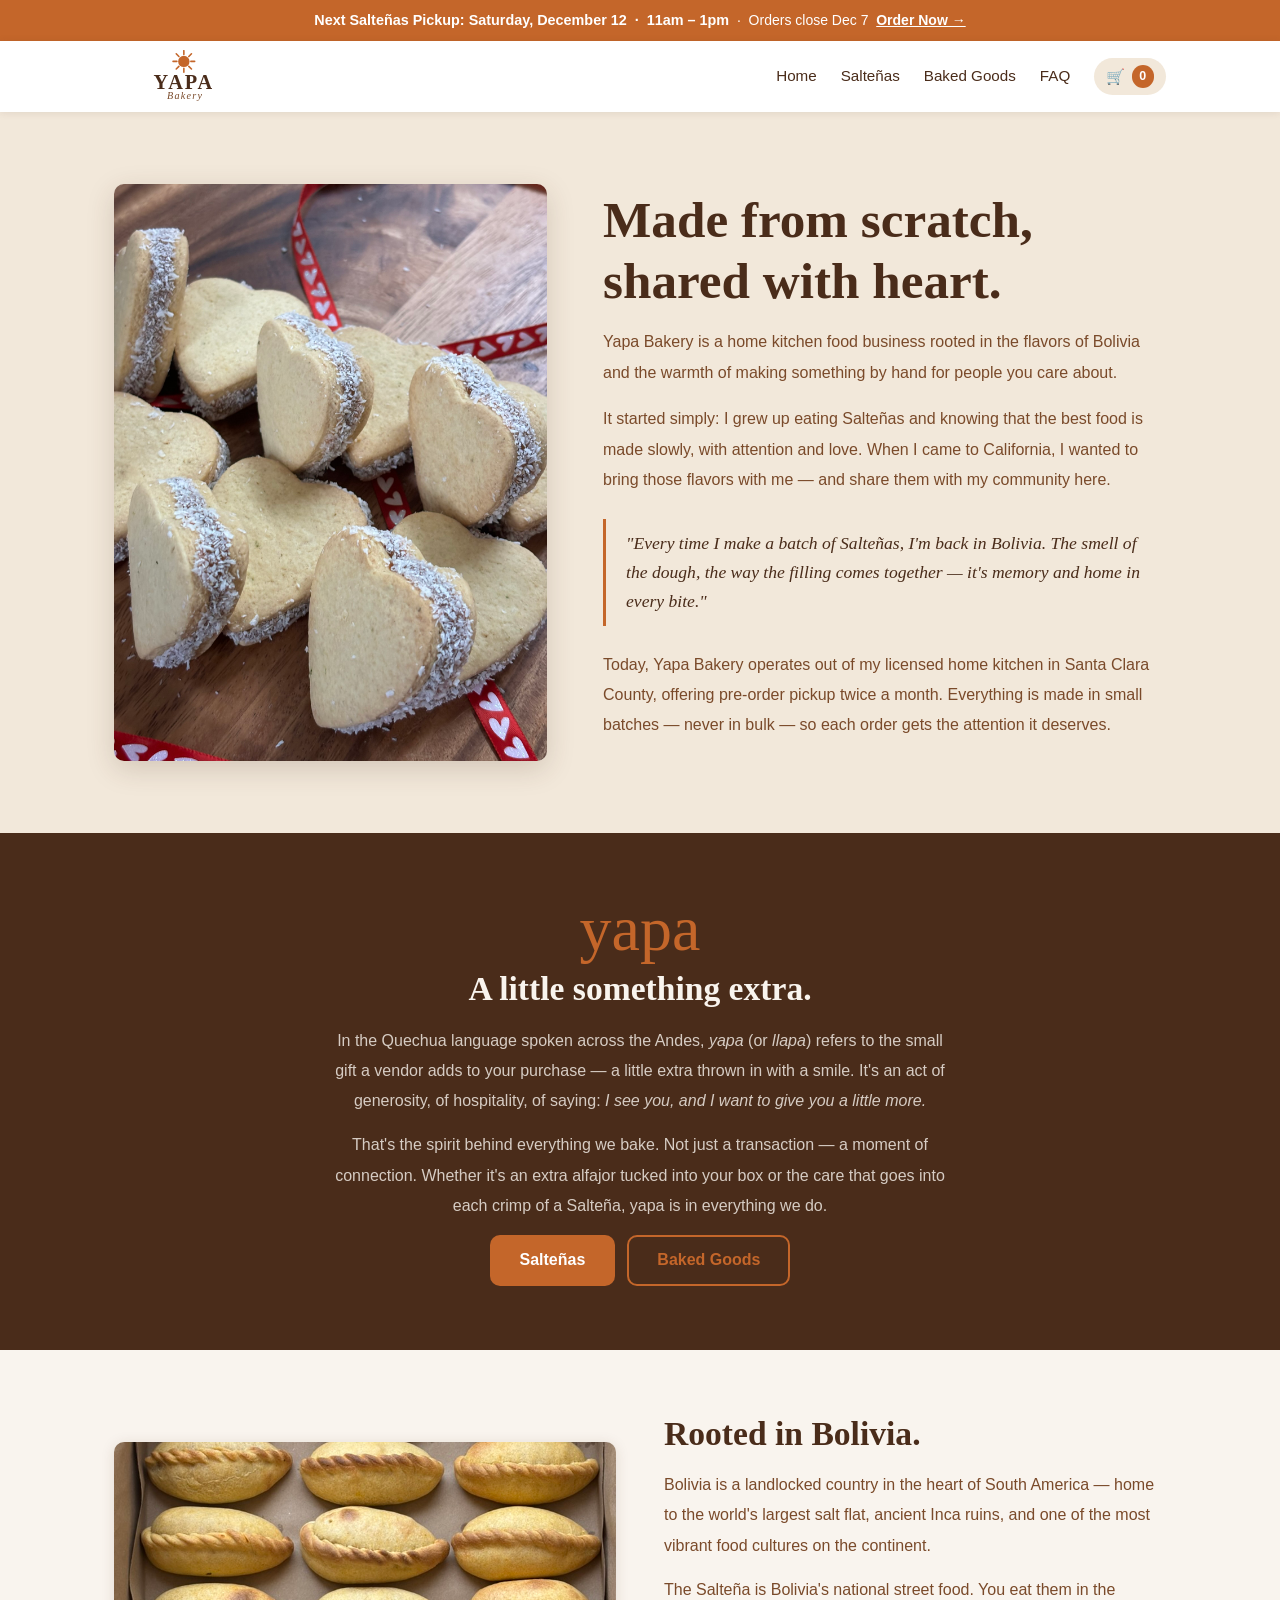
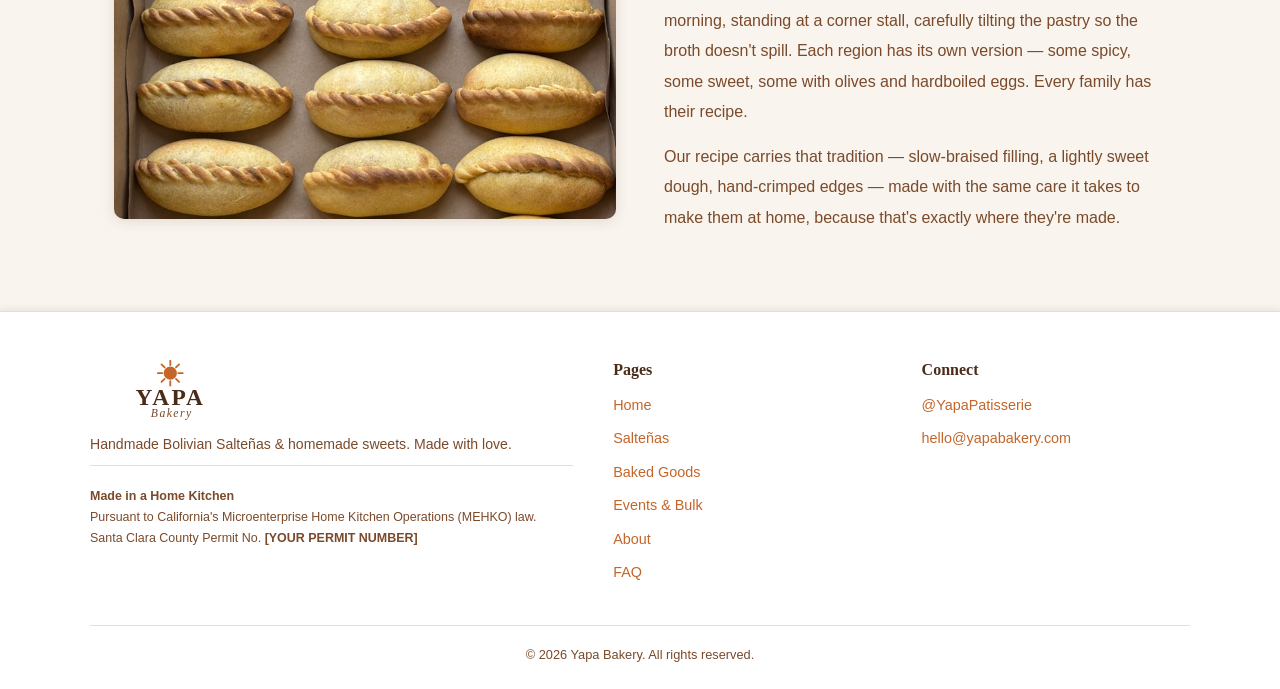
<file: about.html>
<!DOCTYPE html>
<html lang="en">
<head>
  <meta charset="UTF-8">
  <meta name="viewport" content="width=device-width, initial-scale=1.0">
  <title>About | Yapa Bakery</title>
  <meta name="description" content="The story behind Yapa Bakery — Bolivian roots, home kitchen cooking, and the meaning of yapa. Based in Santa Clara County.">
  <link rel="stylesheet" href="css/styles.css">
</head>
<body>

  <!-- Pickup Banner -->
  <div class="pickup-banner" id="pickup-banner">Loading pickup info…</div>

  <!-- Header -->
  <header class="site-header">
    <nav class="nav-inner">
      <a href="index.html" class="logo">
        <img src="Images/yapa_logo_option_b.svg" alt="Yapa Bakery">
      </a>
      <button class="hamburger" id="hamburger" aria-label="Toggle menu">
        <span></span><span></span><span></span>
      </button>
      <ul class="nav-links" id="nav-links">
        <li><a href="index.html">Home</a></li>
        <li><a href="saltenas.html">Salteñas</a></li>
        <li><a href="baked-goods.html">Baked Goods</a></li>
        <li><a href="faq.html">FAQ</a></li>
        <li class="nav-cart"><a href="cart.html" aria-label="View cart">🛒 <span id="nav-cart-count">0</span></a></li>
      </ul>
    </nav>
  </header>

  <main>

    <!-- About Lead -->
    <section style="background: var(--surface);">
      <div class="about-lead">
        <img src="Images/Alfajores-Valentines.jpeg" alt="Heart-shaped alfajores — made with love">
        <div class="about-text">
          <h1>Made from scratch,<br>shared with heart.</h1>
          <p>Yapa Bakery is a home kitchen food business rooted in the flavors of Bolivia and the warmth of making something by hand for people you care about.</p>
          <p>It started simply: I grew up eating Salteñas and knowing that the best food is made slowly, with attention and love. When I came to California, I wanted to bring those flavors with me — and share them with my community here.</p>
          <blockquote>
            "Every time I make a batch of Salteñas, I'm back in Bolivia. The smell of the dough, the way the filling comes together — it's memory and home in every bite."
          </blockquote>
          <p>Today, Yapa Bakery operates out of my licensed home kitchen in Santa Clara County, offering pre-order pickup twice a month. Everything is made in small batches — never in bulk — so each order gets the attention it deserves.</p>
        </div>
      </div>
    </section>

    <!-- The Meaning of Yapa -->
    <section class="yapa-meaning-section">
      <div class="yapa-word">yapa</div>
      <h2>A little something extra.</h2>
      <p>In the Quechua language spoken across the Andes, <em>yapa</em> (or <em>llapa</em>) refers to the small gift a vendor adds to your purchase — a little extra thrown in with a smile. It's an act of generosity, of hospitality, of saying: <em>I see you, and I want to give you a little more.</em></p>
      <p>That's the spirit behind everything we bake. Not just a transaction — a moment of connection. Whether it's an extra alfajor tucked into your box or the care that goes into each crimp of a Salteña, yapa is in everything we do.</p>
      <div class="hero-actions" style="margin-top: .5rem; justify-content: center; align-items: center;">
        <a href="saltenas.html" class="btn btn-primary">Salteñas</a>
        <a href="baked-goods.html" class="btn btn-outline">Baked Goods</a>
      </div>
    </section>

    <!-- Bolivian Roots -->
    <section>
      <div class="bolivian-section">
        <img src="Images/Saltenas.jpeg" alt="Freshly baked Bolivian Salteñas">
        <div class="bolivian-text">
          <h2>Rooted in Bolivia.</h2>
          <p>Bolivia is a landlocked country in the heart of South America — home to the world's largest salt flat, ancient Inca ruins, and one of the most vibrant food cultures on the continent.</p>
          <p>The Salteña is Bolivia's national street food. You eat them in the morning, standing at a corner stall, carefully tilting the pastry so the broth doesn't spill. Each region has its own version — some spicy, some sweet, some with olives and hardboiled eggs. Every family has their recipe.</p>
          <p>Our recipe carries that tradition — slow-braised filling, a lightly sweet dough, hand-crimped edges — made with the same care it takes to make them at home, because that's exactly where they're made.</p>
        </div>
      </div>
    </section>

  </main>

  <!-- Footer -->
  <footer>
    <div class="footer-inner">
      <div>
        <img src="Images/yapa_logo_option_b.svg" alt="Yapa Bakery" class="footer-logo">
        <p>Handmade Bolivian Salteñas &amp; homemade sweets. Made with love.</p>
        <p class="footer-mehko">
          <strong>Made in a Home Kitchen</strong><br>
          Pursuant to California's Microenterprise Home Kitchen Operations (MEHKO) law.<br>
          Santa Clara County Permit No. <strong>[YOUR PERMIT NUMBER]</strong>
        </p>
      </div>
      <div>
        <h4>Pages</h4>
        <ul>
          <li><a href="index.html">Home</a></li>
          <li><a href="saltenas.html">Salteñas</a></li>
          <li><a href="baked-goods.html">Baked Goods</a></li>
          <li><a href="events.html">Events &amp; Bulk</a></li>
          <li><a href="about.html">About</a></li>
          <li><a href="faq.html">FAQ</a></li>
        </ul>
      </div>
      <div>
        <h4>Connect</h4>
        <ul>
          <li><a href="https://instagram.com/YapaPatisserie" target="_blank">@YapaPatisserie</a></li>
          <li><a href="mailto:hello@yapabakery.com">hello@yapabakery.com</a></li>
        </ul>
      </div>
    </div>
    <div class="footer-bottom">
      &copy; <span id="year"></span> Yapa Bakery. All rights reserved.
    </div>
  </footer>

  <script src="js/main.js"></script>
  <script>document.getElementById('year').textContent = new Date().getFullYear();</script>
</body>
</html>
</file>
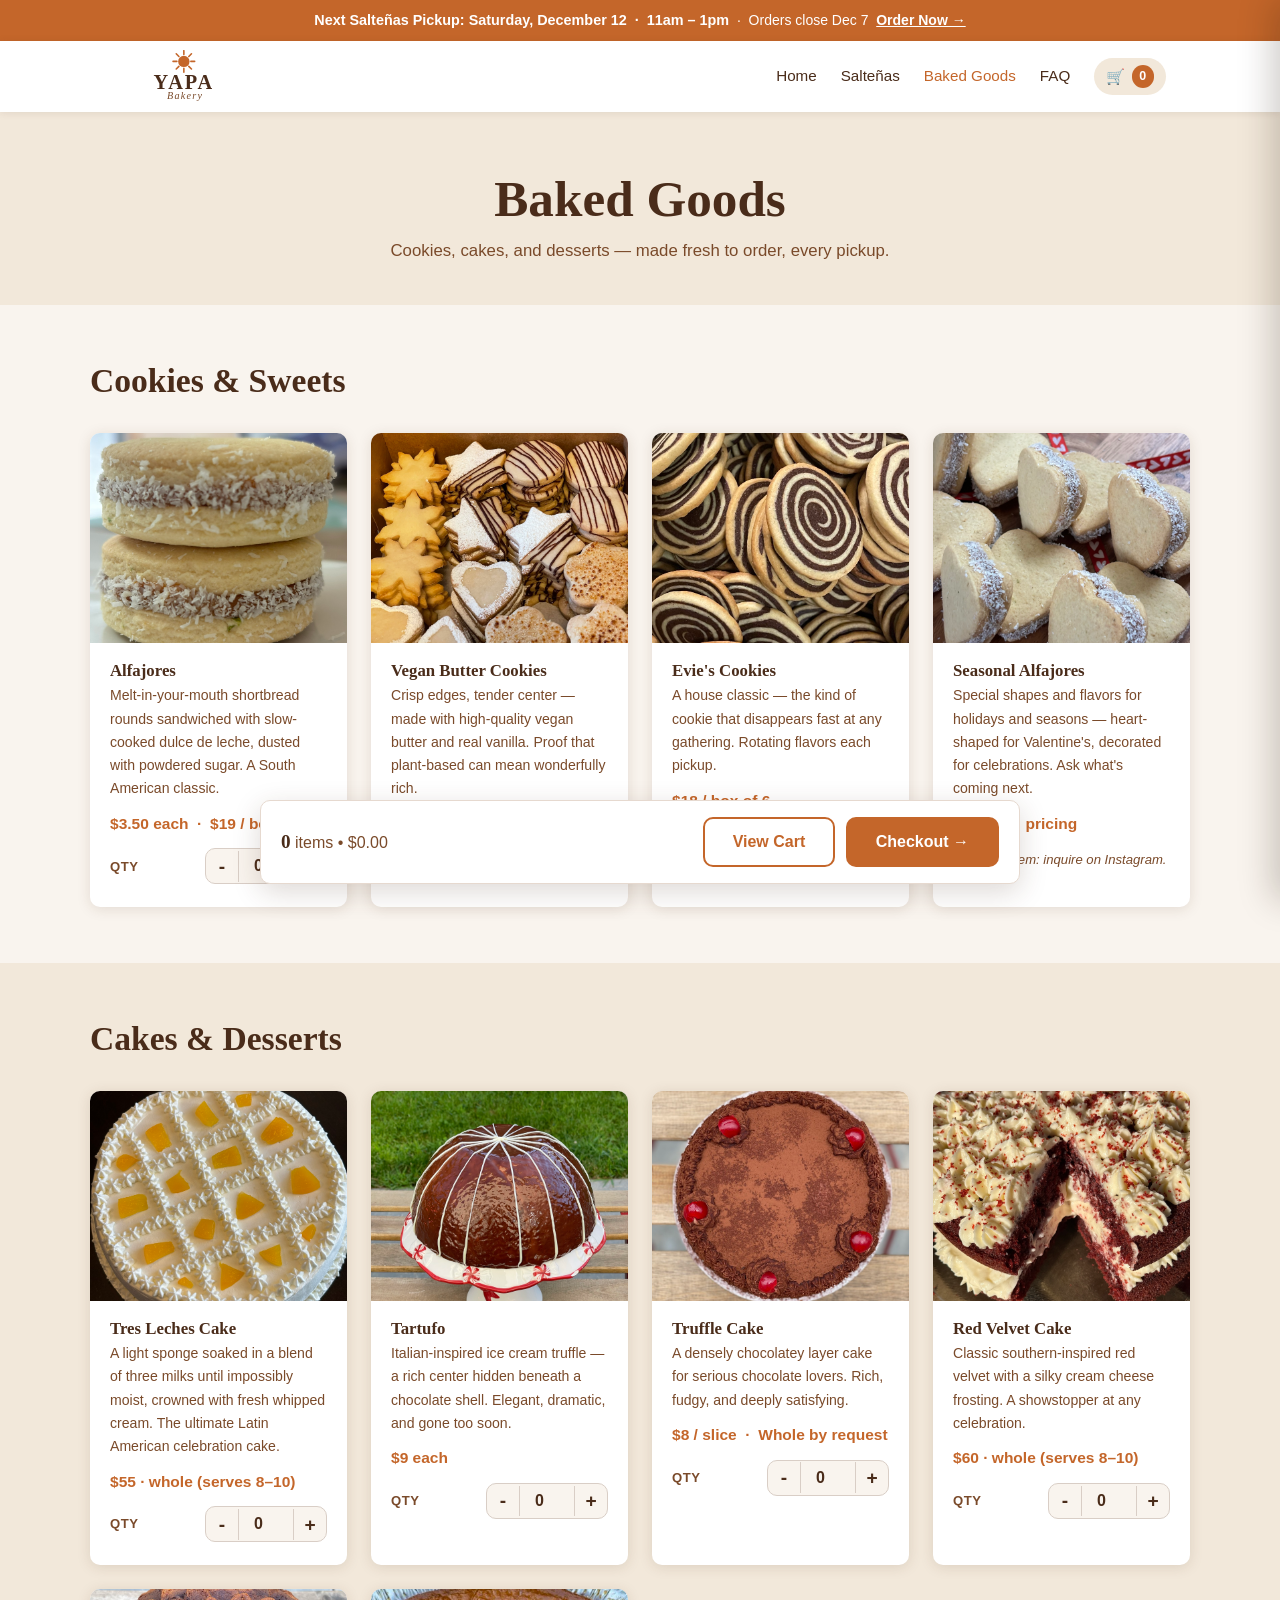
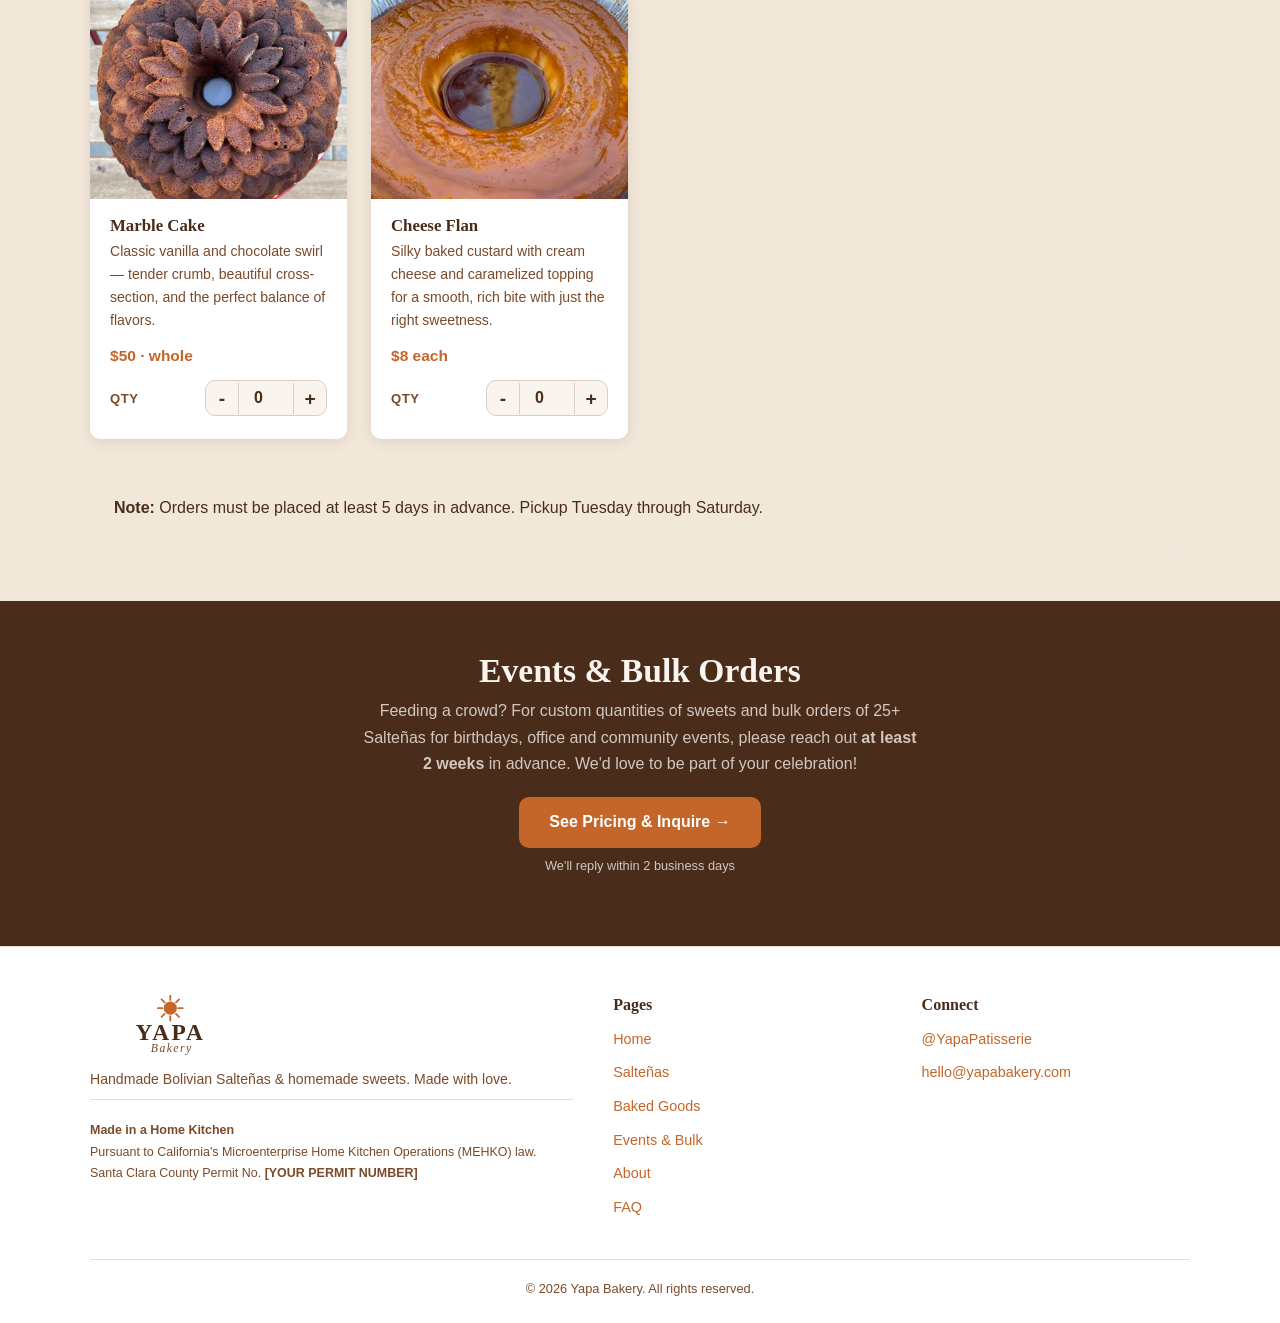
<file: baked-goods.html>
<!DOCTYPE html>
<html lang="en">
<head>
  <meta charset="UTF-8">
  <meta name="viewport" content="width=device-width, initial-scale=1.0">
  <title>Baked Goods | Yapa Bakery</title>
  <meta name="description" content="Handmade alfajores, vegan butter cookies, tres leches cake, tartufo, and more — baked fresh in small batches in Santa Clara County.">
  <link rel="stylesheet" href="css/styles.css">
</head>
<body>

  <div class="pickup-banner" id="pickup-banner">Loading pickup info…</div>

  <header class="site-header">
    <nav class="nav-inner">
      <a href="index.html" class="logo">
        <img src="Images/yapa_logo_option_b.svg" alt="Yapa Bakery">
      </a>
      <button class="hamburger" id="hamburger" aria-label="Toggle menu">
        <span></span><span></span><span></span>
      </button>
      <ul class="nav-links" id="nav-links">
        <li><a href="index.html">Home</a></li>
        <li><a href="saltenas.html">Salteñas</a></li>
        <li><a href="baked-goods.html">Baked Goods</a></li>
        <li><a href="faq.html">FAQ</a></li>
        <li class="nav-cart"><a href="cart.html" aria-label="View cart">🛒 <span id="nav-cart-count">0</span></a></li>
      </ul>
    </nav>
  </header>

  <main>

    <div class="page-header">
      <h1>Baked Goods</h1>
      <p>Cookies, cakes, and desserts — made fresh to order, every pickup.</p>
    </div>

    <div class="quick-cart-bar" id="baked-cart-bar">
      <div class="quick-cart-copy">
        <strong id="baked-cart-count">0</strong> items • <span id="baked-cart-total">$0.00</span>
      </div>
      <div class="quick-cart-actions">
        <button type="button" class="btn btn-outline" id="baked-view-cart">View Cart</button>
        <a href="cart.html" class="btn btn-primary">Checkout →</a>
      </div>
    </div>

    <!-- Cookies -->
    <section class="goods-section">
      <div class="goods-section-inner">
        <h2>Cookies &amp; Sweets</h2>
        <div class="goods-grid">

          <div class="goods-card">
            <img src="Images/Alfajores.jpeg" alt="Alfajores — dulce de leche sandwich cookies">
            <div class="goods-card-body">
              <h3>Alfajores</h3>
              <p>Melt-in-your-mouth shortbread rounds sandwiched with slow-cooked dulce de leche, dusted with powdered sugar. A South American classic.</p>
              <div class="item-price">$3.50 each &nbsp;·&nbsp; $19 / box of 6</div>
              <div class="quick-qty-row">
                <label class="quick-qty-label" for="quick-alfajores-1">Qty</label>
                <input type="number" id="quick-alfajores-1" class="quick-qty-input" data-order-id="alfajores-1" value="0" min="0" max="30">
              </div>
            </div>
          </div>

          <div class="goods-card">
            <img src="Images/VeganButterCookies.jpeg" alt="Vegan Butter Cookies">
            <div class="goods-card-body">
              <h3>Vegan Butter Cookies</h3>
              <p>Crisp edges, tender center — made with high-quality vegan butter and real vanilla. Proof that plant-based can mean wonderfully rich.</p>
              <div class="item-price">$18 / box of 6</div>
              <div class="quick-qty-row">
                <label class="quick-qty-label" for="quick-vegan-cookies">Qty</label>
                <input type="number" id="quick-vegan-cookies" class="quick-qty-input" data-order-id="vegan-cookies" value="0" min="0" max="30">
              </div>
            </div>
          </div>

          <div class="goods-card">
            <img src="Images/EvieCookies.jpeg" alt="Evie's Cookies">
            <div class="goods-card-body">
              <h3>Evie's Cookies</h3>
              <p>A house classic — the kind of cookie that disappears fast at any gathering. Rotating flavors each pickup.</p>
              <div class="item-price">$18 / box of 6</div>
              <div class="quick-qty-row">
                <label class="quick-qty-label" for="quick-evie-cookies">Qty</label>
                <input type="number" id="quick-evie-cookies" class="quick-qty-input" data-order-id="evie-cookies" value="0" min="0" max="30">
              </div>
            </div>
          </div>

          <div class="goods-card">
            <img src="Images/Alfajores-Valentines.jpeg" alt="Heart-shaped Alfajores">
            <div class="goods-card-body">
              <h3>Seasonal Alfajores</h3>
              <p>Special shapes and flavors for holidays and seasons — heart-shaped for Valentine's, decorated for celebrations. Ask what's coming next.</p>
              <div class="item-price">Seasonal pricing</div>
              <div class="quick-unavailable">Seasonal item: inquire on Instagram.</div>
            </div>
          </div>

        </div>
      </div>
    </section>

    <!-- Cakes & Desserts -->
    <section class="goods-section">
      <div class="goods-section-inner">
        <h2>Cakes &amp; Desserts</h2>
        <div class="goods-grid">

          <div class="goods-card">
            <img src="Images/TresLeches.jpeg" alt="Tres Leches Cake">
            <div class="goods-card-body">
              <h3>Tres Leches Cake</h3>
              <p>A light sponge soaked in a blend of three milks until impossibly moist, crowned with fresh whipped cream. The ultimate Latin American celebration cake.</p>
              <div class="item-price">$55 · whole (serves 8–10)</div>
              <div class="quick-qty-row">
                <label class="quick-qty-label" for="quick-tres-leches">Qty</label>
                <input type="number" id="quick-tres-leches" class="quick-qty-input" data-order-id="tres-leches" value="0" min="0" max="30">
              </div>
            </div>
          </div>

          <div class="goods-card">
            <img src="Images/Tartufo.jpeg" alt="Tartufo — Italian-style ice cream truffle">
            <div class="goods-card-body">
              <h3>Tartufo</h3>
              <p>Italian-inspired ice cream truffle — a rich center hidden beneath a chocolate shell. Elegant, dramatic, and gone too soon.</p>
              <div class="item-price">$9 each</div>
              <div class="quick-qty-row">
                <label class="quick-qty-label" for="quick-tartufo">Qty</label>
                <input type="number" id="quick-tartufo" class="quick-qty-input" data-order-id="tartufo" value="0" min="0" max="30">
              </div>
            </div>
          </div>

          <div class="goods-card">
            <img src="Images/Truffle.jpeg" alt="Truffle Cake">
            <div class="goods-card-body">
              <h3>Truffle Cake</h3>
              <p>A densely chocolatey layer cake for serious chocolate lovers. Rich, fudgy, and deeply satisfying.</p>
              <div class="item-price">$8 / slice &nbsp;·&nbsp; Whole by request</div>
              <div class="quick-qty-row">
                <label class="quick-qty-label" for="quick-truffle-slice">Qty</label>
                <input type="number" id="quick-truffle-slice" class="quick-qty-input" data-order-id="truffle-slice" value="0" min="0" max="30">
              </div>
            </div>
          </div>

          <div class="goods-card">
            <img src="Images/RedVelvetCake.jpeg" alt="Red Velvet Cake">
            <div class="goods-card-body">
              <h3>Red Velvet Cake</h3>
              <p>Classic southern-inspired red velvet with a silky cream cheese frosting. A showstopper at any celebration.</p>
              <div class="item-price">$60 · whole (serves 8–10)</div>
              <div class="quick-qty-row">
                <label class="quick-qty-label" for="quick-red-velvet">Qty</label>
                <input type="number" id="quick-red-velvet" class="quick-qty-input" data-order-id="red-velvet" value="0" min="0" max="30">
              </div>
            </div>
          </div>

          <div class="goods-card">
            <img src="Images/MarbleCake.jpeg" alt="Marble Cake">
            <div class="goods-card-body">
              <h3>Marble Cake</h3>
              <p>Classic vanilla and chocolate swirl — tender crumb, beautiful cross-section, and the perfect balance of flavors.</p>
              <div class="item-price">$50 · whole</div>
              <div class="quick-qty-row">
                <label class="quick-qty-label" for="quick-marble-cake">Qty</label>
                <input type="number" id="quick-marble-cake" class="quick-qty-input" data-order-id="marble-cake" value="0" min="0" max="30">
              </div>
            </div>
          </div>

          <div class="goods-card">
            <img src="Images/CheeseFlan.jpeg" alt="Cheese Flan">
            <div class="goods-card-body">
              <h3>Cheese Flan</h3>
              <p>Silky baked custard with cream cheese and caramelized topping for a smooth, rich bite with just the right sweetness.</p>
              <div class="item-price">$8 each</div>
              <div class="quick-qty-row">
                <label class="quick-qty-label" for="quick-cheese-flan">Qty</label>
                <input type="number" id="quick-cheese-flan" class="quick-qty-input" data-order-id="cheese-flan" value="0" min="0" max="30">
              </div>
            </div>
          </div>

        </div>

        <div style="background: var(--surface); border-radius: var(--r); padding: 1.5rem; margin-top: 2rem;">
          <strong>Note:</strong> Orders must be placed at least 5 days in advance. Pickup Tuesday through Saturday.
        </div>
      </div>
    </section>

    <!-- Events & Bulk -->
    <section class="events-section">
      <h2>Events &amp; Bulk Orders</h2>
      <p>Feeding a crowd? For custom quantities of sweets and bulk orders of 25+ Salteñas for birthdays, office and community events, please reach out <b>at least 2 weeks</b> in advance. We'd love to be part of your celebration!</p>
      <a href="events.html" class="btn btn-primary">See Pricing &amp; Inquire →</a>
      <p style="font-size: .8rem; margin-top: .45rem;">We'll reply within 2 business days</p>
    </section>

  </main>

  <div class="mini-cart-overlay" id="mini-cart-overlay" hidden></div>
  <div class="cart-toast" id="baked-cart-toast" role="status" aria-live="polite" hidden></div>
  <aside class="mini-cart-drawer" id="mini-cart-drawer" aria-hidden="true" aria-label="Mini cart" role="dialog">
    <div class="mini-cart-header">
      <h2>Your Cart</h2>
      <button type="button" class="mini-cart-close" id="mini-cart-close" aria-label="Close cart">&times;</button>
    </div>
    <div class="mini-cart-body" id="mini-cart-items">
      <p class="mini-cart-empty">Your cart is empty. Add baked goods to get started.</p>
    </div>
    <div class="mini-cart-footer">
      <div class="mini-cart-subtotal">Subtotal: <strong id="mini-cart-total">$0.00</strong></div>
      <a href="cart.html" class="btn btn-primary">Checkout →</a>
    </div>
  </aside>

  <footer>
    <div class="footer-inner">
      <div>
        <img src="Images/yapa_logo_option_b.svg" alt="Yapa Bakery" class="footer-logo">
        <p>Handmade Bolivian Salteñas &amp; homemade sweets. Made with love.</p>
        <p class="footer-mehko">
          <strong>Made in a Home Kitchen</strong><br>
          Pursuant to California's Microenterprise Home Kitchen Operations (MEHKO) law.<br>
          Santa Clara County Permit No. <strong>[YOUR PERMIT NUMBER]</strong>
        </p>
      </div>
      <div>
        <h4>Pages</h4>
        <ul>
          <li><a href="index.html">Home</a></li>
          <li><a href="saltenas.html">Salteñas</a></li>
          <li><a href="baked-goods.html">Baked Goods</a></li>
          <li><a href="events.html">Events &amp; Bulk</a></li>
          <li><a href="about.html">About</a></li>
          <li><a href="faq.html">FAQ</a></li>
        </ul>
      </div>
      <div>
        <h4>Connect</h4>
        <ul>
          <li><a href="https://instagram.com/YapaPatisserie" target="_blank">@YapaPatisserie</a></li>
          <li><a href="mailto:hello@yapabakery.com">hello@yapabakery.com</a></li>
        </ul>
      </div>
    </div>
    <div class="footer-bottom">
      &copy; <span id="year"></span> Yapa Bakery. All rights reserved.
    </div>
  </footer>

  <script src="js/main.js"></script>
  <script>document.getElementById('year').textContent = new Date().getFullYear();</script>
</body>
</html>
</file>
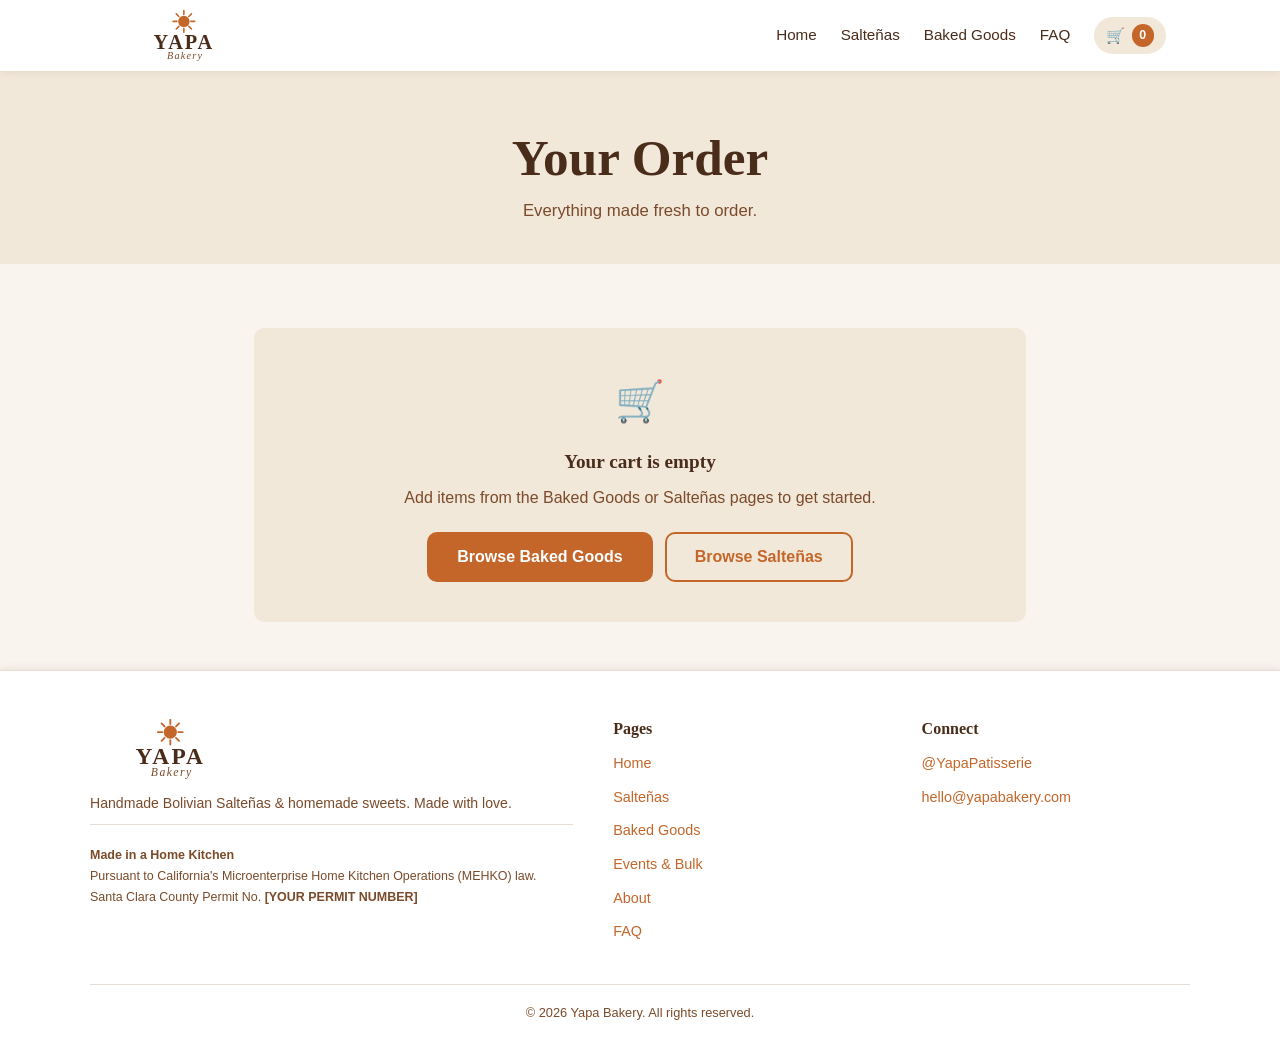
<file: cart.html>
<!DOCTYPE html>
<html lang="en">
<head>
  <meta charset="UTF-8">
  <meta name="viewport" content="width=device-width, initial-scale=1.0">
  <title>Your Order | Yapa Bakery</title>
  <meta name="description" content="Review selected items, add more baked goods, and place your Yapa Bakery order for pickup.">
  <link rel="stylesheet" href="css/styles.css">
</head>
<body>

  <!-- Pickup Banner -->
  <div class="pickup-banner" id="pickup-banner">Loading pickup info…</div>

  <!-- Header -->
  <header class="site-header">
    <nav class="nav-inner">
      <a href="index.html" class="logo">
        <img src="Images/yapa_logo_option_b.svg" alt="Yapa Bakery">
      </a>
      <button class="hamburger" id="hamburger" aria-label="Toggle menu">
        <span></span><span></span><span></span>
      </button>
      <ul class="nav-links" id="nav-links">
        <li><a href="index.html">Home</a></li>
        <li><a href="saltenas.html">Salteñas</a></li>
        <li><a href="baked-goods.html">Baked Goods</a></li>
        <li><a href="faq.html">FAQ</a></li>
        <li class="nav-cart"><a href="cart.html" aria-label="View cart">🛒 <span id="nav-cart-count">0</span></a></li>
      </ul>
    </nav>
  </header>

  <main>

    <div class="page-header">
      <h1>Your Order</h1>
      <p>Everything made fresh to order.</p>
    </div>

    <div class="order-wrapper">

      <!-- Order open: cart form -->
      <div id="cart-open">
        <div class="order-info-bar">
          <h3>Next Pickup: <span id="pickup-date-display" style="color: var(--terracotta);">Loading…</span></h3>
          <p>Orders close <strong id="close-date-display">…</strong> — we stop accepting orders 5 days early so everything arrives fresh.</p>
          <p id="cart-open-status" style="margin-top: .35rem; font-size: .9rem; font-weight: 600; color: var(--brown);">Checking current order window…</p>
        </div>

        <form
          id="cart-form"
          class="order-form-card"
          name="pickup-order"
          method="POST"
          data-netlify="true"
          netlify-honeypot="bot-field"
        >
          <input type="hidden" name="form-name" value="pickup-order">
          <input type="hidden" id="order-details" name="order-details" value="">
          <p style="display:none;"><label>Don't fill this out if you're human: <input name="bot-field"></label></p>

          <h3 style="margin-bottom: .4rem; font-size: 1.1rem; color: var(--brown);">Selected Items</h3>
          <p style="font-size: .85rem; margin-bottom: 1rem;">Only items you selected are shown below. Update quantities anytime.</p>
          <div id="cart-items">
            <p style="color: var(--muted);">Loading your selections…</p>
          </div>

          <div class="cart-add-panel">
            <h3>Missing anything?</h3>
            <div class="cart-add-row">
              <select id="missing-item-select" aria-label="Add baked goods item">
                <option value="">Select a baked good to add</option>
              </select>
              <input type="number" id="missing-item-qty" value="1" min="1" max="30" aria-label="Quantity to add">
              <button type="button" id="add-missing-item" class="btn btn-outline">Add Item</button>
            </div>
          </div>

          <div class="order-total-bar">
            <span class="label">Order Total</span>
            <span class="amount" id="order-total-amount">$0.00</span>
          </div>

          <!-- Pickup Date Selection (shown based on cart type) -->
          <div id="pickup-date-section" style="display: none; margin: 1.5rem 0;">
            <input type="hidden" id="pickup-date" name="pickup-date" value="">

            <!-- Salteñas or Mixed Cart: show forced Saturday -->
            <div id="saltenas-pickup-notice" style="display: none;">
              <h3 style="margin-bottom: 0.5rem; font-size: 1.1rem; color: var(--brown);">Pickup Date</h3>
              <div style="background: #f9f6f2; padding: 1rem; border-radius: 0.5rem; margin-bottom: 1rem;">
                <p style="margin: 0; font-size: 0.95rem;">
                  <strong>Your cart includes Salteñas, which are available for Saturday pickup only. <span id="saltenas-next-date" style="color: var(--terracotta);">Next available Saturday: Loading…</span></strong>
                </p>
                <p style="margin: 0.5rem 0 0; font-size: 0.85rem; color: var(--muted);">
                  Need Baked Goods earlier? <a href="baked-goods.html" style="color: var(--terracotta); text-decoration: underline;">Place a separate order for Baked Goods.</a>
                </p>
              </div>
            </div>

            <!-- Baked Goods Only: show date picker -->
            <div id="baked-goods-date-picker" style="display: none;">
              <h3 style="margin-bottom: 0.5rem; font-size: 1.1rem; color: var(--brown);">Pickup Date *</h3>
              <p style="font-size: 0.85rem; margin-bottom: 0.75rem; color: var(--muted);">Available Tuesday–Saturday, minimum 5 days from today.</p>
              <div class="pickup-date-input-wrap">
                <input type="date" id="pickup-date-select" class="pickup-date-input">
                <span class="pickup-date-icon" aria-hidden="true">📅</span>
              </div>
              <p id="pickup-date-error" class="pickup-date-error hidden">Please choose a Tuesday-Saturday pickup date at least 5 days from today.</p>
            </div>
          </div>

          <h3 style="margin-bottom: 1rem; font-size: 1.1rem; color: var(--brown);">Your Information</h3>
          <div class="form-row">
            <div class="form-group">
              <label for="first-name">First Name *</label>
              <input type="text" id="first-name" name="first-name" required autocomplete="given-name">
            </div>
            <div class="form-group">
              <label for="last-name">Last Name *</label>
              <input type="text" id="last-name" name="last-name" required autocomplete="family-name">
            </div>
          </div>
          <div class="form-row">
            <div class="form-group">
              <label for="email">Email *</label>
              <input type="email" id="email" name="email" required autocomplete="email">
            </div>
            <div class="form-group">
              <label for="phone">Phone</label>
              <input type="tel" id="phone" name="phone" autocomplete="tel">
            </div>
          </div>

          <div class="form-group">
            <label for="notes">Special notes or dietary needs</label>
            <textarea id="notes" name="notes" rows="3" placeholder="Allergies, substitutions, anything else we should know…"></textarea>
          </div>

          <div class="form-group">
            <label for="referral">How did you find us?</label>
            <select id="referral" name="referral">
              <option value="">— Select one —</option>
              <option value="instagram">Instagram</option>
              <option value="friend">Friend or word of mouth</option>
              <option value="nextdoor">Nextdoor</option>
              <option value="google">Google Search</option>
              <option value="other">Other</option>
            </select>
          </div>

          <div class="submit-btn-wrap">
            <button type="submit" id="submit-order-btn" class="btn btn-primary" disabled>
              Add items to place order
            </button>
            <p style="font-size: .8rem; color: var(--muted); margin-top: .75rem;">
              You'll be redirected to Stripe to complete payment securely.<br>
              Payment is required to confirm your order.
            </p>
          </div>
        </form>
      </div>

      <!-- Cart closed / not yet open -->
      <div id="cart-closed" class="closed-notice hidden">
        <div style="font-size: 2.5rem; margin-bottom: 1rem;">🕐</div>
        <h3>Orders aren't open right now</h3>
        <p id="closed-msg">Check back soon for the next pickup window.</p>
        <a href="baked-goods.html" class="btn btn-outline">Continue Browsing</a>
      </div>

      <!-- Empty cart -->
      <div id="cart-empty" class="closed-notice hidden" style="margin-top: 1rem;">
        <div style="font-size: 2.5rem; margin-bottom: 1rem;">🛒</div>
        <h3>Your cart is empty</h3>
        <p>Add items from the Baked Goods or Salteñas pages to get started.</p>
        <div style="display: flex; gap: 0.75rem; justify-content: center; flex-wrap: wrap;">
          <a href="baked-goods.html" class="btn btn-primary">Browse Baked Goods</a>
          <a href="saltenas.html" class="btn btn-outline">Browse Salteñas</a>
        </div>
      </div>

    </div>
  </main>

  <!-- Footer -->
  <footer>
    <div class="footer-inner">
      <div>
        <img src="Images/yapa_logo_option_b.svg" alt="Yapa Bakery" class="footer-logo">
        <p>Handmade Bolivian Salteñas &amp; homemade sweets. Made with love.</p>
        <p class="footer-mehko">
          <strong>Made in a Home Kitchen</strong><br>
          Pursuant to California's Microenterprise Home Kitchen Operations (MEHKO) law.<br>
          Santa Clara County Permit No. <strong>[YOUR PERMIT NUMBER]</strong>
        </p>
      </div>
      <div>
        <h4>Pages</h4>
        <ul>
          <li><a href="index.html">Home</a></li>
          <li><a href="saltenas.html">Salteñas</a></li>
          <li><a href="baked-goods.html">Baked Goods</a></li>
          <li><a href="events.html">Events &amp; Bulk</a></li>
          <li><a href="about.html">About</a></li>
          <li><a href="faq.html">FAQ</a></li>
        </ul>
      </div>
      <div>
        <h4>Connect</h4>
        <ul>
          <li><a href="https://instagram.com/YapaPatisserie" target="_blank">@YapaPatisserie</a></li>
          <li><a href="mailto:hello@yapabakery.com">hello@yapabakery.com</a></li>
        </ul>
      </div>
    </div>
    <div class="footer-bottom">
      &copy; <span id="year"></span> Yapa Bakery. All rights reserved.
    </div>
  </footer>

  <script src="js/main.js"></script>
  <script>document.getElementById('year').textContent = new Date().getFullYear();</script>
</body>
</html>
</file>
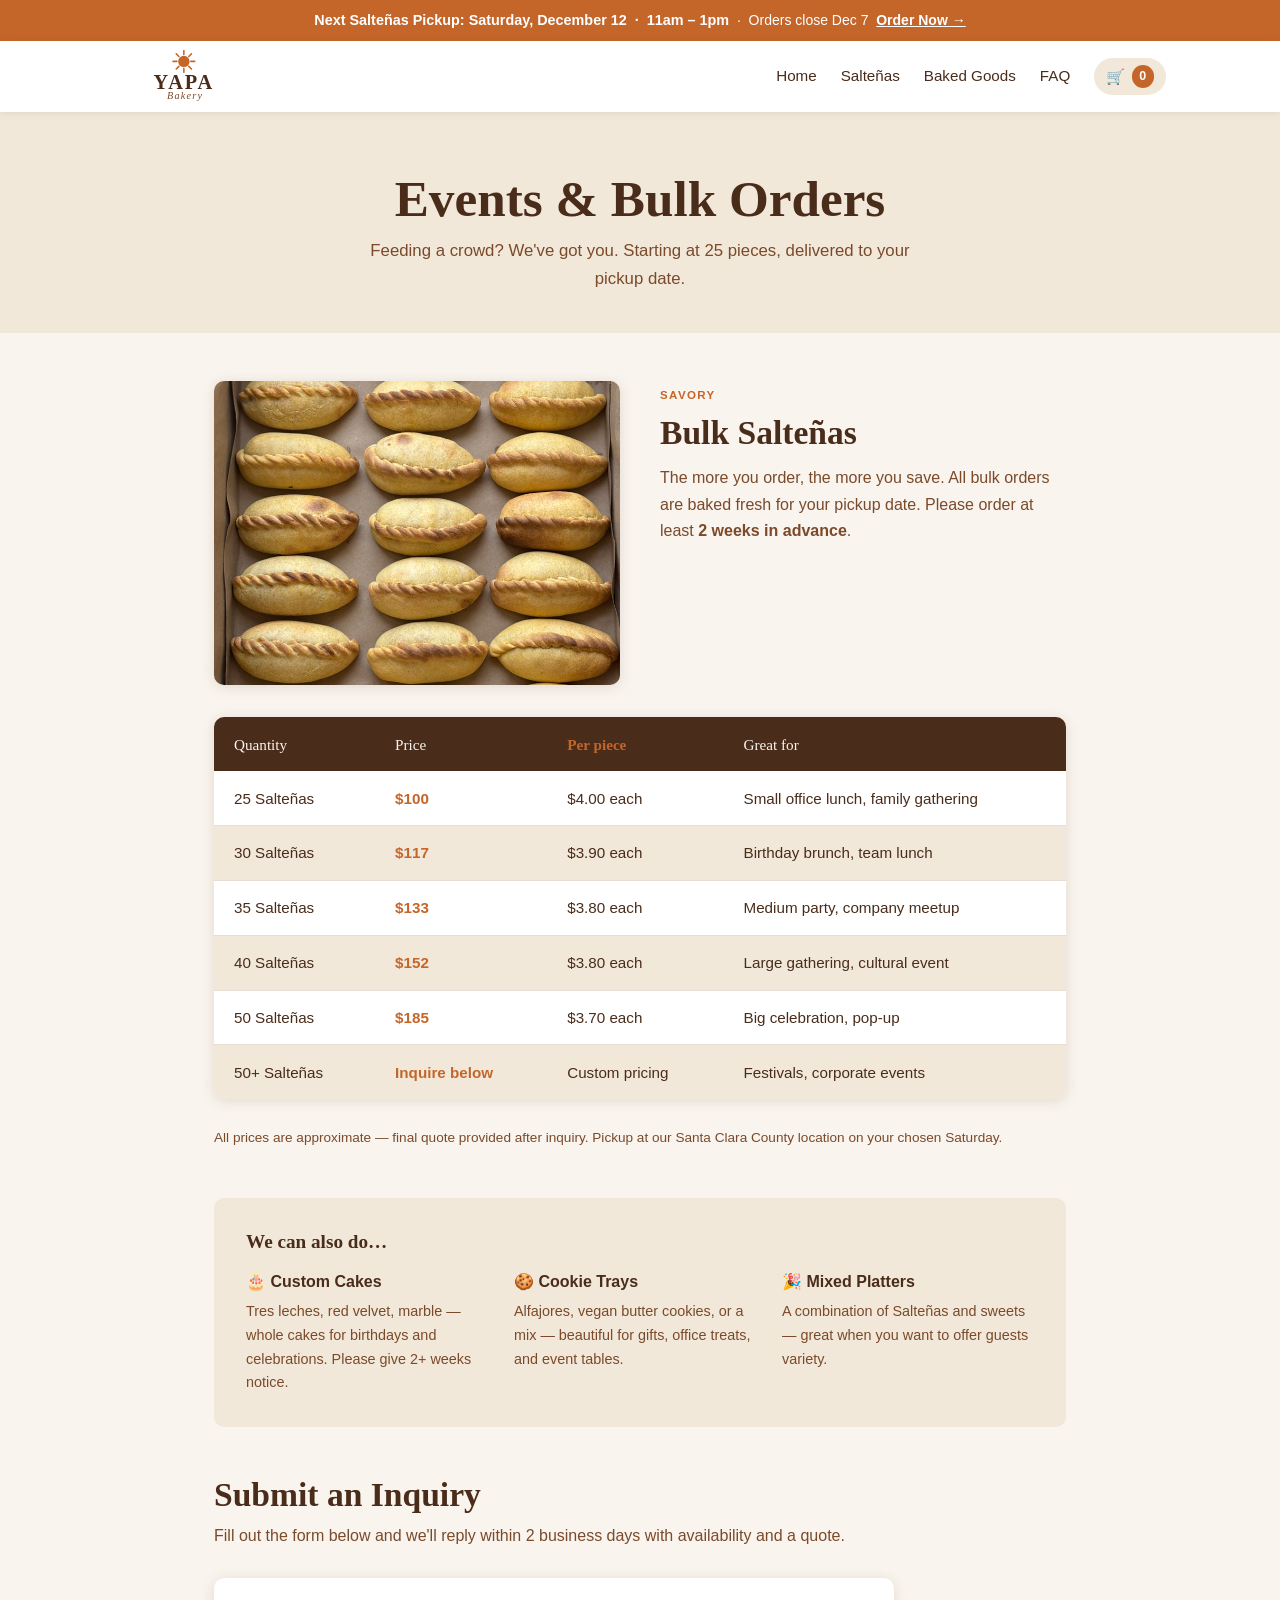
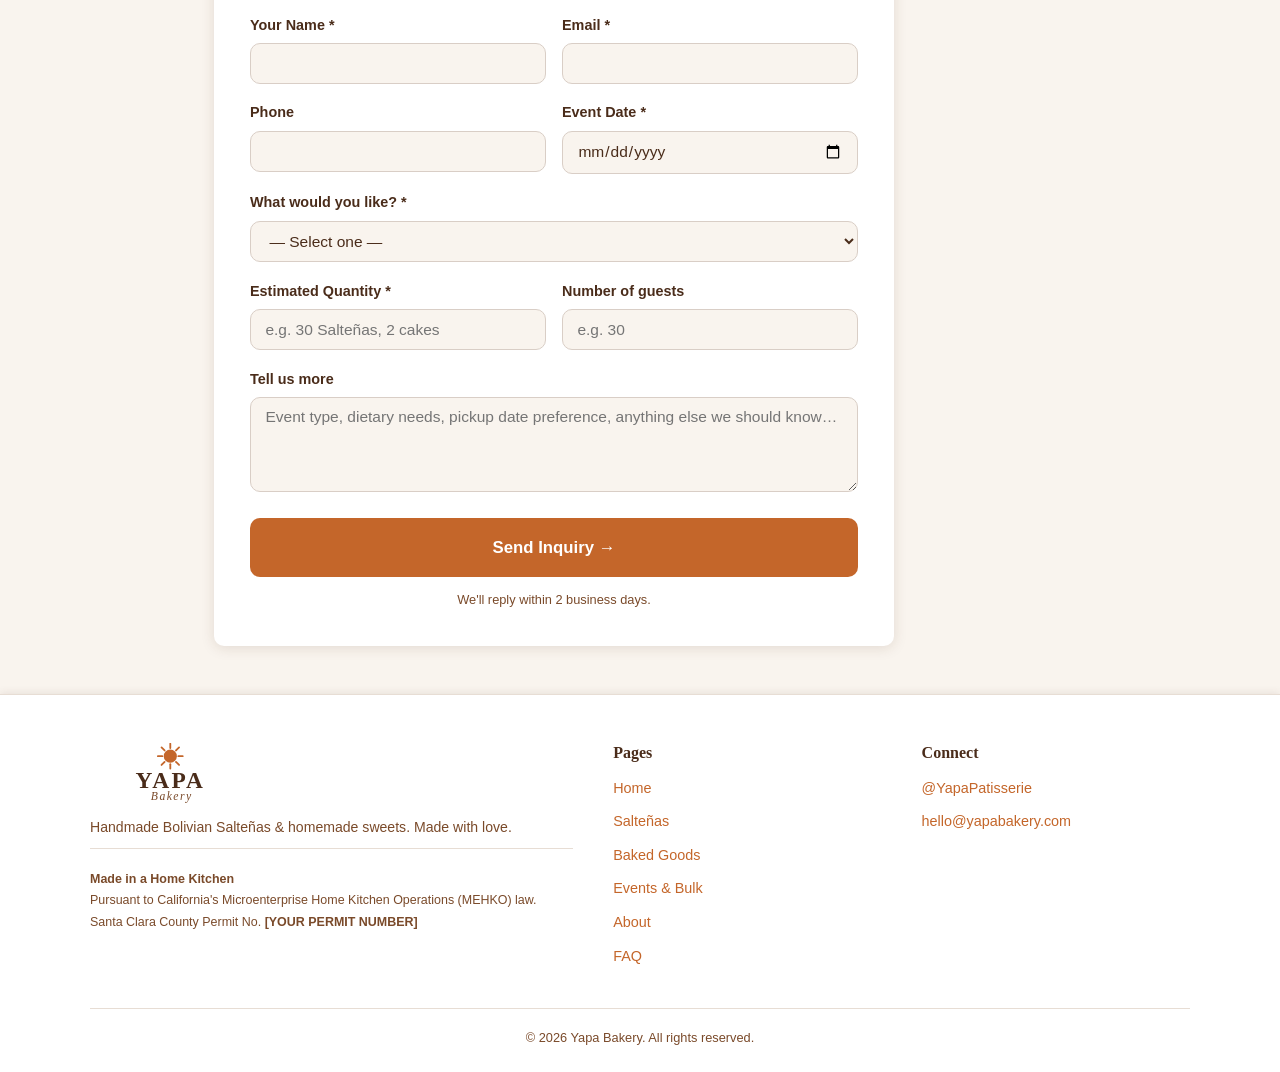
<file: events.html>
<!DOCTYPE html>
<html lang="en">
<head>
  <meta charset="UTF-8">
  <meta name="viewport" content="width=device-width, initial-scale=1.0">
  <title>Events &amp; Bulk Orders | Yapa Bakery</title>
  <meta name="description" content="Bulk Salteñas, custom cakes, and catering for birthdays, office events, and community gatherings in Santa Clara County. Starting at 25 pieces.">
  <link rel="stylesheet" href="css/styles.css">
</head>
<body>

  <div class="pickup-banner" id="pickup-banner">Loading pickup info…</div>

  <header class="site-header">
    <nav class="nav-inner">
      <a href="index.html" class="logo">
        <img src="Images/yapa_logo_option_b.svg" alt="Yapa Bakery">
      </a>
      <button class="hamburger" id="hamburger" aria-label="Toggle menu">
        <span></span><span></span><span></span>
      </button>
      <ul class="nav-links" id="nav-links">
        <li><a href="index.html">Home</a></li>
        <li><a href="saltenas.html">Salteñas</a></li>
        <li><a href="baked-goods.html">Baked Goods</a></li>
        <li><a href="faq.html">FAQ</a></li>
        <li class="nav-cart"><a href="cart.html" aria-label="View cart">🛒 <span id="nav-cart-count">0</span></a></li>
      </ul>
    </nav>
  </header>

  <main>

    <div class="page-header">
      <h1>Events &amp; Bulk Orders</h1>
      <p>Feeding a crowd? We've got you. Starting at 25 pieces, delivered to your pickup date.</p>
    </div>

    <div class="order-wrapper" style="max-width: 900px;">

      <!-- Bulk Salteñas -->
      <section style="margin-bottom: 3rem;">
        <div style="display: grid; grid-template-columns: 1fr 1fr; gap: 2.5rem; align-items: start; margin-bottom: 2rem;">
          <img src="Images/Saltenas.jpeg" alt="Multiple salteñas ready for pickup" style="border-radius: var(--r); width: 100%; aspect-ratio: 4/3; object-fit: cover; box-shadow: var(--shadow);">
          <div>
            <span style="display: inline-block; font-size: .72rem; font-weight: 700; text-transform: uppercase; letter-spacing: .12em; color: var(--terracotta); margin-bottom: .5rem;">Savory</span>
            <h2 style="margin-bottom: .75rem;">Bulk Salteñas</h2>
            <p>The more you order, the more you save. All bulk orders are baked fresh for your pickup date. Please order at least <strong>2 weeks in advance</strong>.</p>
          </div>
        </div>

        <table class="bulk-table">
          <thead>
            <tr>
              <th>Quantity</th>
              <th>Price</th>
              <th class="price-col">Per piece</th>
              <th>Great for</th>
            </tr>
          </thead>
          <tbody>
            <tr>
              <td>25 Salteñas</td>
              <td class="price-col">$100</td>
              <td>$4.00 each</td>
              <td>Small office lunch, family gathering</td>
            </tr>
            <tr>
              <td>30 Salteñas</td>
              <td class="price-col">$117</td>
              <td>$3.90 each</td>
              <td>Birthday brunch, team lunch</td>
            </tr>
            <tr>
              <td>35 Salteñas</td>
              <td class="price-col">$133</td>
              <td>$3.80 each</td>
              <td>Medium party, company meetup</td>
            </tr>
            <tr>
              <td>40 Salteñas</td>
              <td class="price-col">$152</td>
              <td>$3.80 each</td>
              <td>Large gathering, cultural event</td>
            </tr>
            <tr>
              <td>50 Salteñas</td>
              <td class="price-col">$185</td>
              <td>$3.70 each</td>
              <td>Big celebration, pop-up</td>
            </tr>
            <tr>
              <td>50+ Salteñas</td>
              <td class="price-col">Inquire below</td>
              <td>Custom pricing</td>
              <td>Festivals, corporate events</td>
            </tr>
          </tbody>
        </table>
        <p style="font-size: .85rem;">All prices are approximate — final quote provided after inquiry. Pickup at our Santa Clara County location on your chosen Saturday.</p>
      </section>

      <!-- Other Items -->
      <section style="background: var(--surface); border-radius: var(--r); padding: 2rem; margin-bottom: 3rem;">
        <h3 style="margin-bottom: 1rem;">We can also do…</h3>
        <div style="display: grid; grid-template-columns: repeat(auto-fit, minmax(200px, 1fr)); gap: 1rem;">
          <div>
            <strong style="display: block; margin-bottom: .3rem;">🎂 Custom Cakes</strong>
            <p style="font-size: .9rem;">Tres leches, red velvet, marble — whole cakes for birthdays and celebrations. Please give 2+ weeks notice.</p>
          </div>
          <div>
            <strong style="display: block; margin-bottom: .3rem;">🍪 Cookie Trays</strong>
            <p style="font-size: .9rem;">Alfajores, vegan butter cookies, or a mix — beautiful for gifts, office treats, and event tables.</p>
          </div>
          <div>
            <strong style="display: block; margin-bottom: .3rem;">🎉 Mixed Platters</strong>
            <p style="font-size: .9rem;">A combination of Salteñas and sweets — great when you want to offer guests variety.</p>
          </div>
        </div>
      </section>

      <!-- Inquiry Form -->
      <section>
        <h2 style="margin-bottom: .5rem;">Submit an Inquiry</h2>
        <p style="margin-bottom: 1.75rem;">Fill out the form below and we'll reply within 2 business days with availability and a quote.</p>

        <form
          class="inquiry-form-wrap"
          name="event-inquiry"
          method="POST"
          data-netlify="true"
          netlify-honeypot="bot-field"
          action="/faq.html"
        >
          <input type="hidden" name="form-name" value="event-inquiry">
          <p style="display:none;"><label>Don't fill this out: <input name="bot-field"></label></p>

          <div class="form-row">
            <div class="form-group">
              <label for="inq-name">Your Name *</label>
              <input type="text" id="inq-name" name="name" required autocomplete="name">
            </div>
            <div class="form-group">
              <label for="inq-email">Email *</label>
              <input type="email" id="inq-email" name="email" required autocomplete="email">
            </div>
          </div>

          <div class="form-row">
            <div class="form-group">
              <label for="inq-phone">Phone</label>
              <input type="tel" id="inq-phone" name="phone" autocomplete="tel">
            </div>
            <div class="form-group">
              <label for="inq-date">Event Date *</label>
              <input type="date" id="inq-date" name="event-date" required>
            </div>
          </div>

          <div class="form-group">
            <label for="inq-what">What would you like? *</label>
            <select id="inq-what" name="item-type" required>
              <option value="">— Select one —</option>
              <option value="saltenas-bulk">Bulk Salteñas (25+)</option>
              <option value="custom-cake">Custom Cake</option>
              <option value="cookie-tray">Cookie Tray</option>
              <option value="mixed-platter">Mixed Platter (Salteñas + sweets)</option>
              <option value="other">Other / Not sure yet</option>
            </select>
          </div>

          <div class="form-row">
            <div class="form-group">
              <label for="inq-qty">Estimated Quantity *</label>
              <input type="text" id="inq-qty" name="quantity" placeholder="e.g. 30 Salteñas, 2 cakes" required>
            </div>
            <div class="form-group">
              <label for="inq-guests">Number of guests</label>
              <input type="text" id="inq-guests" name="guests" placeholder="e.g. 30">
            </div>
          </div>

          <div class="form-group">
            <label for="inq-message">Tell us more</label>
            <textarea id="inq-message" name="message" rows="4" placeholder="Event type, dietary needs, pickup date preference, anything else we should know…"></textarea>
          </div>

          <div class="submit-btn-wrap">
            <button type="submit" class="btn btn-primary" style="width: 100%; padding: 1rem; font-size: 1.05rem;">
              Send Inquiry →
            </button>
            <p style="font-size: .8rem; color: var(--muted); margin-top: .75rem; text-align: center;">We'll reply within 2 business days.</p>
          </div>
        </form>
      </section>

    </div>
  </main>

  <footer>
    <div class="footer-inner">
      <div>
        <img src="Images/yapa_logo_option_b.svg" alt="Yapa Bakery" class="footer-logo">
        <p>Handmade Bolivian Salteñas &amp; homemade sweets. Made with love.</p>
        <p class="footer-mehko">
          <strong>Made in a Home Kitchen</strong><br>
          Pursuant to California's Microenterprise Home Kitchen Operations (MEHKO) law.<br>
          Santa Clara County Permit No. <strong>[YOUR PERMIT NUMBER]</strong>
        </p>
      </div>
      <div>
        <h4>Pages</h4>
        <ul>
          <li><a href="index.html">Home</a></li>
          <li><a href="saltenas.html">Salteñas</a></li>
          <li><a href="baked-goods.html">Baked Goods</a></li>
          <li><a href="events.html">Events &amp; Bulk</a></li>
          <li><a href="about.html">About</a></li>
          <li><a href="faq.html">FAQ</a></li>
        </ul>
      </div>
      <div>
        <h4>Connect</h4>
        <ul>
          <li><a href="https://instagram.com/YapaPatisserie" target="_blank">@YapaPatisserie</a></li>
          <li><a href="mailto:hello@yapabakery.com">hello@yapabakery.com</a></li>
        </ul>
      </div>
    </div>
    <div class="footer-bottom">
      &copy; <span id="year"></span> Yapa Bakery. All rights reserved.
    </div>
  </footer>

  <script src="js/main.js"></script>
  <script>document.getElementById('year').textContent = new Date().getFullYear();</script>
</body>
</html>
</file>
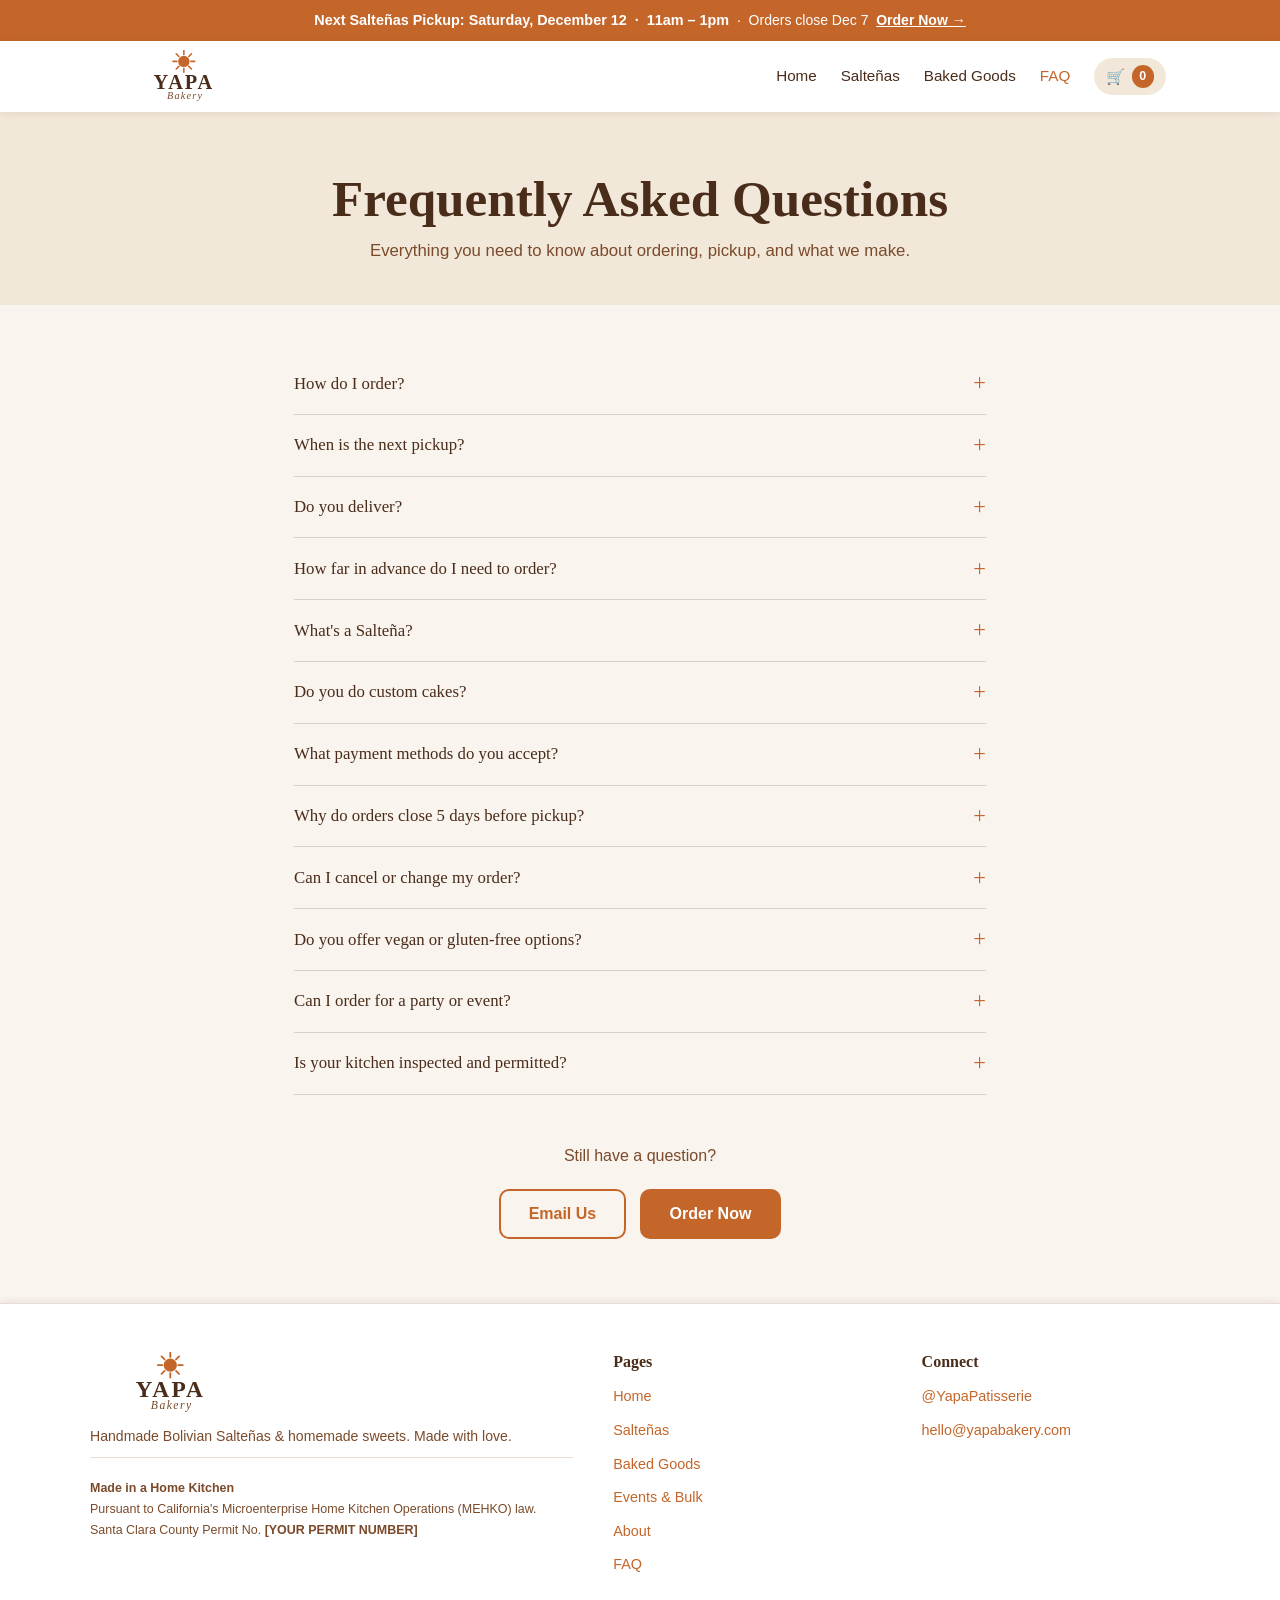
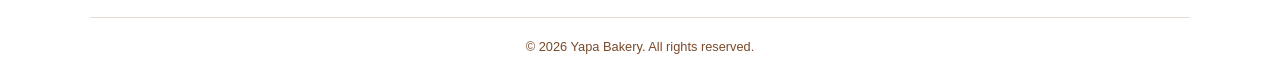
<file: faq.html>
<!DOCTYPE html>
<html lang="en">
<head>
  <meta charset="UTF-8">
  <meta name="viewport" content="width=device-width, initial-scale=1.0">
  <title>FAQ | Yapa Bakery</title>
  <meta name="description" content="Frequently asked questions about Yapa Bakery — pickup orders, the Monday cutoff, payment, dietary needs, and more.">
  <link rel="stylesheet" href="css/styles.css">
</head>
<body>

  <!-- Pickup Banner -->
  <div class="pickup-banner" id="pickup-banner">Loading pickup info…</div>

  <!-- Header -->
  <header class="site-header">
    <nav class="nav-inner">
      <a href="index.html" class="logo">
        <img src="Images/yapa_logo_option_b.svg" alt="Yapa Bakery">
      </a>
      <button class="hamburger" id="hamburger" aria-label="Toggle menu">
        <span></span><span></span><span></span>
      </button>
      <ul class="nav-links" id="nav-links">
        <li><a href="index.html">Home</a></li>
        <li><a href="saltenas.html">Salteñas</a></li>
        <li><a href="baked-goods.html">Baked Goods</a></li>
        <li><a href="faq.html">FAQ</a></li>
        <li class="nav-cart"><a href="cart.html" aria-label="View cart">🛒 <span id="nav-cart-count">0</span></a></li>
      </ul>
    </nav>
  </header>

  <main>

    <div class="page-header">
      <h1>Frequently Asked Questions</h1>
      <p>Everything you need to know about ordering, pickup, and what we make.</p>
    </div>

    <div class="faq-wrapper">

      <div class="faq-item">
        <button class="faq-q">How do I order?<span class="faq-icon">+</span></button>
        <div class="faq-a">
          <p>Head to the <a href="order.html">Order page</a> when orders are open. Select your items, enter your info, and pay securely online. That's it — your order is confirmed once payment goes through.</p>
          <p>Orders open 10 days before each Saturday pickup. The banner at the top of every page always shows the current status. Follow <a href="https://instagram.com/YapaPatisserie" target="_blank">@YapaPatisserie</a> on Instagram to get notified when orders open.</p>
        </div>
      </div>

      <div class="faq-item">
        <button class="faq-q">When is the next pickup?<span class="faq-icon">+</span></button>
        <div class="faq-a">
          <p>Pickup happens every other Saturday, 11am–1pm, from our home in Santa Clara County. The next date is always shown in the banner at the top of every page, and on the <a href="order.html">Order page</a>.</p>
          <p>Once your order is placed and paid, we'll email you the exact pickup address. Please arrive within the pickup window — we can't hold orders past 1pm.</p>
        </div>
      </div>

      <div class="faq-item">
        <button class="faq-q">Do you deliver?<span class="faq-icon">+</span></button>
        <div class="faq-a">
          <p>Not currently — all orders are pickup only from our home in Santa Clara County, Saturdays 11am–1pm. For large event orders (25+ pieces), delivery may be available depending on location — ask in your <a href="events.html">event inquiry</a>.</p>
        </div>
      </div>

      <div class="faq-item">
        <button class="faq-q">How far in advance do I need to order?<span class="faq-icon">+</span></button>
        <div class="faq-a">
          <p>Orders open 10 days before pickup and close <strong>5 days before</strong> (the Monday before Saturday pickup). That cutoff is firm — everything is made to order, and we purchase ingredients based on confirmed orders.</p>
          <p>For events and bulk orders (25+ pieces), we need <strong>at least 2 weeks</strong> notice. The earlier the better.</p>
        </div>
      </div>

      <div class="faq-item">
        <button class="faq-q">What's a Salteña?<span class="faq-icon">+</span></button>
        <div class="faq-a">
          <p>A Salteña is Bolivia's national street food — a hand-crimped pastry with a slow-braised filling of seasoned beef or chicken, potato, olives, and a touch of Bolivian heat. The dough is slightly sweet and golden. It's baked, never fried. And there's broth inside — which is the best part.</p>
          <p>Think of it as the Bolivian cousin of the empanada, but juicier, more complex, and completely its own thing. Not sure how to eat one? <a href="saltenas.html#how-to-eat">We've got a guide →</a></p>
        </div>
      </div>

      <div class="faq-item">
        <button class="faq-q">Do you do custom cakes?<span class="faq-icon">+</span></button>
        <div class="faq-a">
          <p>Yes! We make whole cakes for birthdays and celebrations — tres leches, red velvet, marble, and truffle. Custom orders need at least 2 weeks notice and are submitted through our <a href="events.html">Events &amp; Bulk inquiry form</a>.</p>
          <p>Tell us the occasion, how many people you're feeding, and any flavor preferences, and we'll get back to you within 2 business days.</p>
        </div>
      </div>

      <div class="faq-item">
        <button class="faq-q">What payment methods do you accept?<span class="faq-icon">+</span></button>
        <div class="faq-a">
          <p>We accept all major credit and debit cards — Visa, Mastercard, American Express, and Discover — as well as Apple Pay and Google Pay on supported devices. Payment is required at order time to confirm your spot.</p>
          <p>We don't hold orders without payment — this protects us both and ensures everything is fresh and ready for you on Saturday.</p>
        </div>
      </div>

      <div class="faq-item">
        <button class="faq-q">Why do orders close 5 days before pickup?<span class="faq-icon">+</span></button>
        <div class="faq-a">
          <p>Everything is made to order — we don't make extras "just in case." The Monday cutoff gives us exactly the right time to source fresh ingredients, prep, and bake each item with care.</p>
          <p>This is also how we produce zero waste. No unsold pastries, no day-old sweets — just fresh food made specifically for the people who ordered it.</p>
        </div>
      </div>

      <div class="faq-item">
        <button class="faq-q">Can I cancel or change my order?<span class="faq-icon">+</span></button>
        <div class="faq-a">
          <p>Once orders close (Monday before pickup), we can't accept cancellations or changes — ingredients have already been purchased for your specific order. If something comes up <em>before</em> the cutoff, email <a href="mailto:hello@yapabakery.com">hello@yapabakery.com</a> and we'll do our best to help.</p>
        </div>
      </div>

      <div class="faq-item">
        <button class="faq-q">Do you offer vegan or gluten-free options?<span class="faq-icon">+</span></button>
        <div class="faq-a">
          <p>Yes — our <strong>Vegan Butter Cookies</strong> are fully plant-based. We're happy to discuss other dietary needs; just add a note when you order or email us in advance.</p>
          <p>Our kitchen handles wheat, dairy, eggs, and nuts, so we can't guarantee a fully allergen-free environment.</p>
        </div>
      </div>

      <div class="faq-item">
        <button class="faq-q">Can I order for a party or event?<span class="faq-icon">+</span></button>
        <div class="faq-a">
          <p>Absolutely — we love being part of celebrations. For bulk orders (25+ Salteñas, full cakes, cookie trays) visit the <a href="events.html">Events &amp; Bulk page</a> and fill out the inquiry form. We need at least 2 weeks notice and will reply within 2 business days.</p>
        </div>
      </div>

      <div class="faq-item">
        <button class="faq-q">Is your kitchen inspected and permitted?<span class="faq-icon">+</span></button>
        <div class="faq-a">
          <p>Yes. Yapa Bakery operates under California's Microenterprise Home Kitchen Operations law (MEHKO / AB 626), which allows licensed residential kitchens to sell directly to consumers. Our kitchen is inspected and permitted through Santa Clara County.</p>
          <p>As required by state law: <em>This food is made in a home kitchen and is not inspected by the Department of State Health Services or the local environmental health department.</em> Our permit number is shown in the footer of every page.</p>
        </div>
      </div>

      <div style="text-align: center; padding: 3rem 0 1rem;">
        <p style="margin-bottom: 1.25rem;">Still have a question?</p>
        <a href="mailto:hello@yapabakery.com" class="btn btn-outline">Email Us</a>
        &nbsp;
        <a href="order.html" class="btn btn-primary">Order Now</a>
      </div>

    </div>
  </main>

  <!-- Footer -->
  <footer>
    <div class="footer-inner">
      <div>
        <img src="Images/yapa_logo_option_b.svg" alt="Yapa Bakery" class="footer-logo">
        <p>Handmade Bolivian Salteñas &amp; homemade sweets. Made with love.</p>
        <p class="footer-mehko">
          <strong>Made in a Home Kitchen</strong><br>
          Pursuant to California's Microenterprise Home Kitchen Operations (MEHKO) law.<br>
          Santa Clara County Permit No. <strong>[YOUR PERMIT NUMBER]</strong>
        </p>
      </div>
      <div>
        <h4>Pages</h4>
        <ul>
          <li><a href="index.html">Home</a></li>
          <li><a href="saltenas.html">Salteñas</a></li>
          <li><a href="baked-goods.html">Baked Goods</a></li>
          <li><a href="events.html">Events &amp; Bulk</a></li>
          <li><a href="about.html">About</a></li>
          <li><a href="faq.html">FAQ</a></li>
        </ul>
      </div>
      <div>
        <h4>Connect</h4>
        <ul>
          <li><a href="https://instagram.com/YapaPatisserie" target="_blank">@YapaPatisserie</a></li>
          <li><a href="mailto:hello@yapabakery.com">hello@yapabakery.com</a></li>
        </ul>
      </div>
    </div>
    <div class="footer-bottom">
      &copy; <span id="year"></span> Yapa Bakery. All rights reserved.
    </div>
  </footer>

  <script src="js/main.js"></script>
  <script>document.getElementById('year').textContent = new Date().getFullYear();</script>
</body>
</html>
</file>
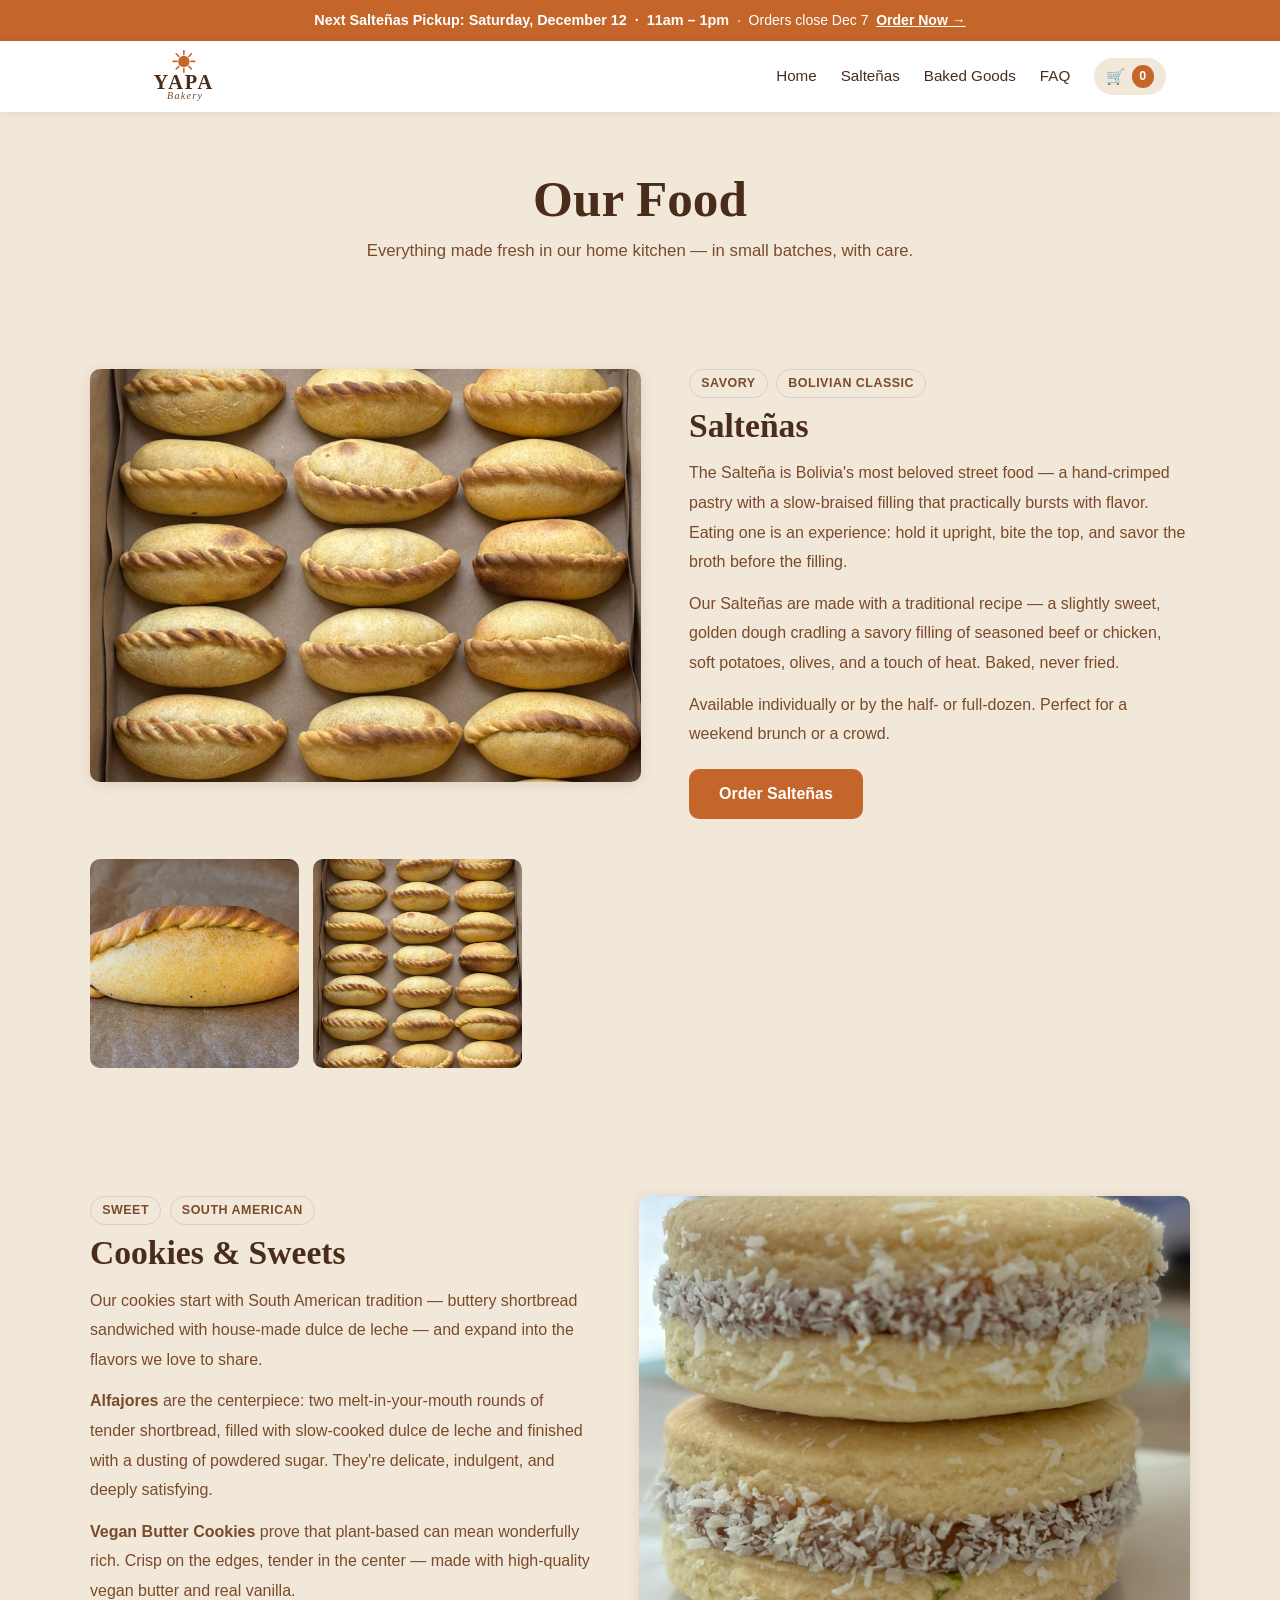
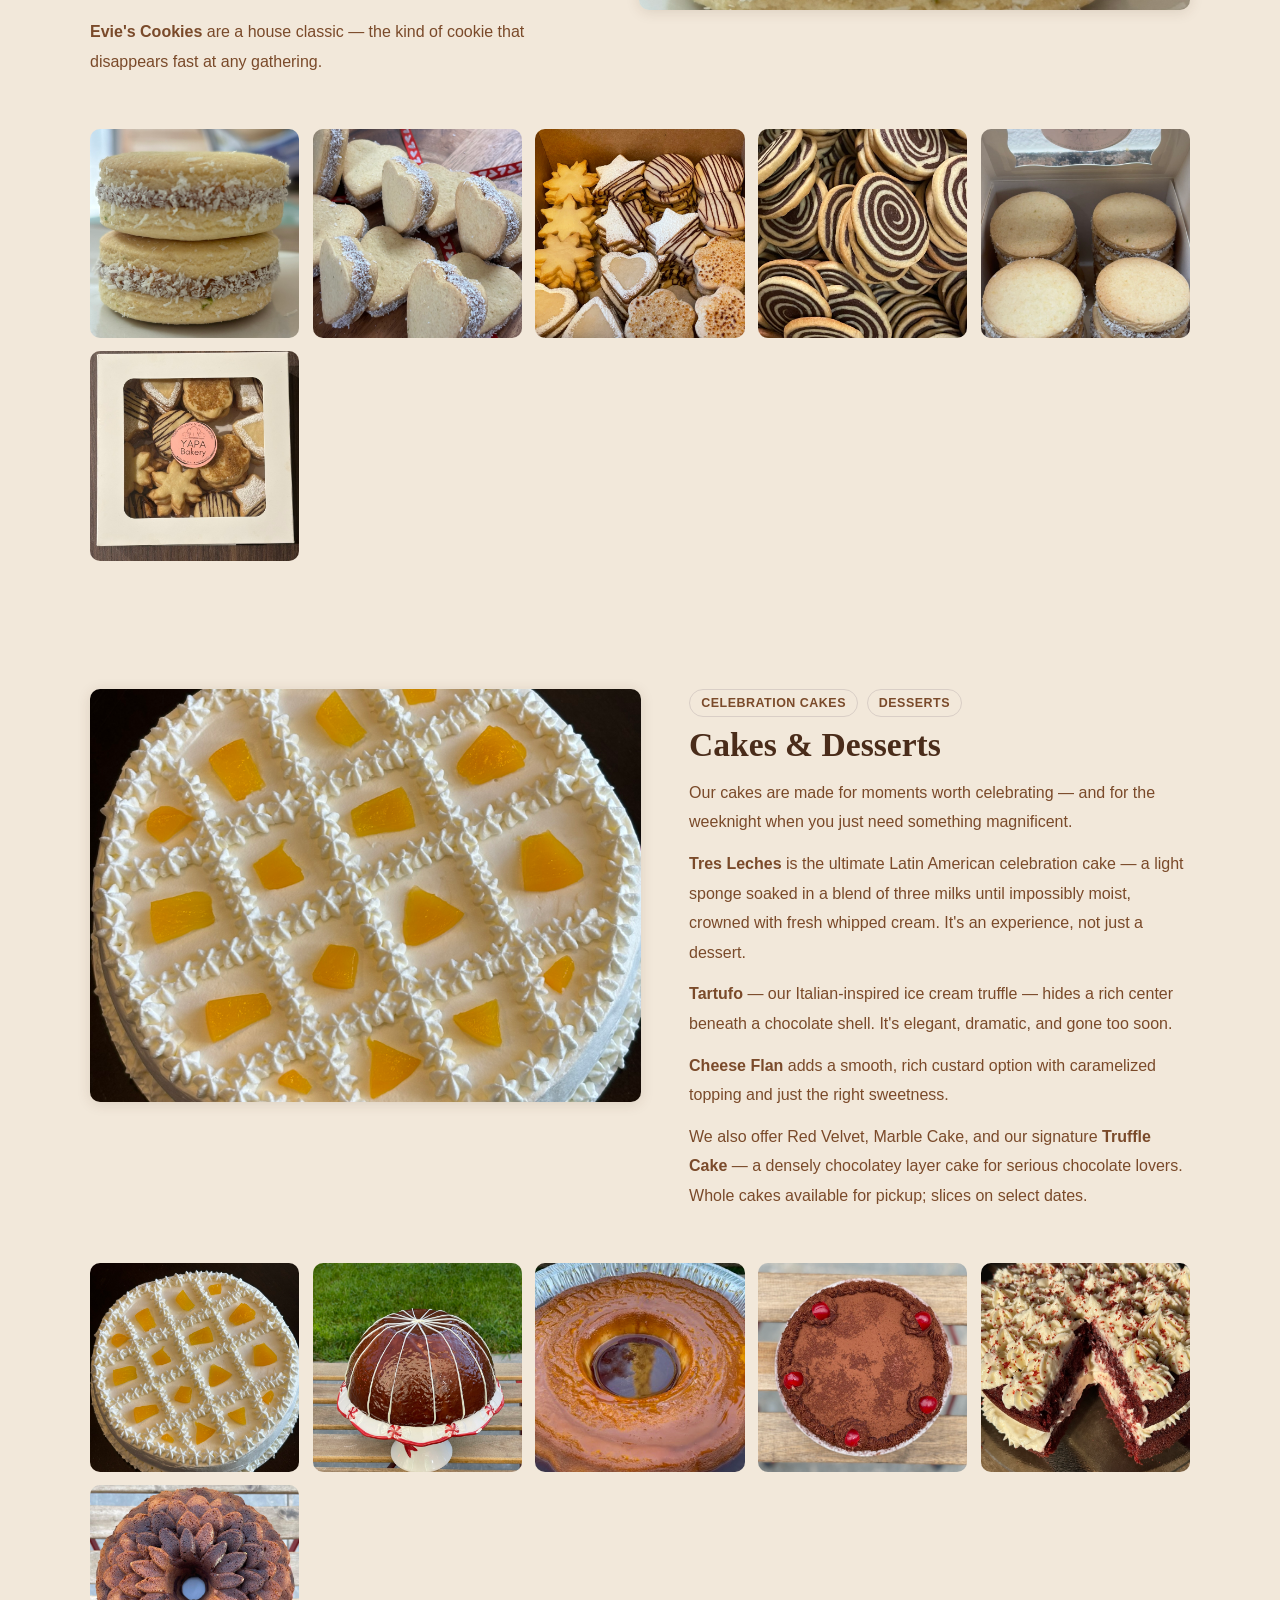
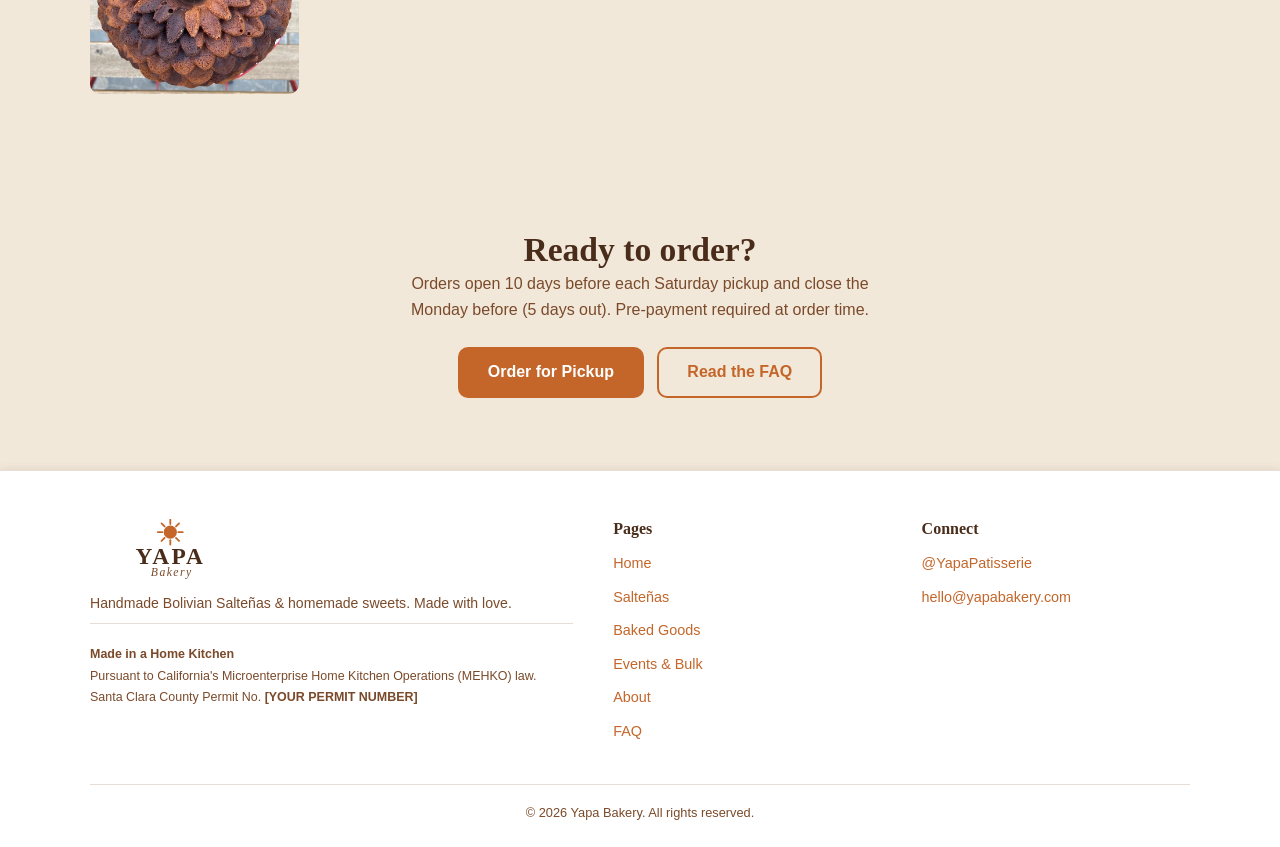
<file: food.html>
<!DOCTYPE html>
<html lang="en">
<head>
  <meta charset="UTF-8">
  <meta name="viewport" content="width=device-width, initial-scale=1.0">
  <title>Our Food | Yapa Bakery</title>
  <meta name="description" content="Handmade Bolivian Salteñas, dulce de leche alfajores, tres leches cake, tartufo, and more — baked fresh in small batches in Santa Clara County.">
  <link rel="stylesheet" href="css/styles.css">
</head>
<body>

  <!-- Pickup Banner -->
  <div class="pickup-banner" id="pickup-banner">Loading pickup info…</div>

  <!-- Header -->
  <header class="site-header">
    <nav class="nav-inner">
      <a href="index.html" class="logo">
        <img src="Images/yapa_logo_option_b.svg" alt="Yapa Bakery">
      </a>
      <button class="hamburger" id="hamburger" aria-label="Toggle menu">
        <span></span><span></span><span></span>
      </button>
      <ul class="nav-links" id="nav-links">
        <li><a href="index.html">Home</a></li>
        <li><a href="saltenas.html">Salteñas</a></li>
        <li><a href="baked-goods.html">Baked Goods</a></li>
        <li><a href="faq.html">FAQ</a></li>
        <li class="nav-cart"><a href="cart.html" aria-label="View cart">🛒 <span id="nav-cart-count">0</span></a></li>
      </ul>
    </nav>
  </header>

  <main>

    <!-- Page Header -->
    <div class="page-header">
      <h1>Our Food</h1>
      <p>Everything made fresh in our home kitchen — in small batches, with care.</p>
    </div>

    <!-- Salteñas Section -->
    <section class="food-section">
      <div class="food-section-inner">
        <div class="food-feature">
          <img src="Images/Saltenas.jpeg" alt="Freshly baked Bolivian Salteñas">
          <div class="food-feature-text">
            <span class="food-tag">Savory</span>
            <span class="food-tag">Bolivian Classic</span>
            <h2>Salteñas</h2>
            <p>The Salteña is Bolivia's most beloved street food — a hand-crimped pastry with a slow-braised filling that practically bursts with flavor. Eating one is an experience: hold it upright, bite the top, and savor the broth before the filling.</p>
            <p>Our Salteñas are made with a traditional recipe — a slightly sweet, golden dough cradling a savory filling of seasoned beef or chicken, soft potatoes, olives, and a touch of heat. Baked, never fried.</p>
            <p>Available individually or by the half- or full-dozen. Perfect for a weekend brunch or a crowd.</p>
            <a href="order.html" class="btn btn-primary" style="margin-top: .5rem;">Order Salteñas</a>
          </div>
        </div>
        <div class="photo-mosaic">
          <img src="Images/Saltena.jpeg" alt="Close-up of a Salteña">
          <img src="Images/Saltenas.jpeg" alt="Multiple Salteñas fresh from the oven">
        </div>
      </div>
    </section>

    <!-- Cookies & Sweets Section -->
    <section class="food-section" style="background: var(--surface);">
      <div class="food-section-inner">
        <div class="food-feature reverse">
          <img src="Images/Alfajores.jpeg" alt="Alfajores — dulce de leche sandwich cookies">
          <div class="food-feature-text">
            <span class="food-tag">Sweet</span>
            <span class="food-tag">South American</span>
            <h2>Cookies &amp; Sweets</h2>
            <p>Our cookies start with South American tradition — buttery shortbread sandwiched with house-made dulce de leche — and expand into the flavors we love to share.</p>
            <p><strong>Alfajores</strong> are the centerpiece: two melt-in-your-mouth rounds of tender shortbread, filled with slow-cooked dulce de leche and finished with a dusting of powdered sugar. They're delicate, indulgent, and deeply satisfying.</p>
            <p><strong>Vegan Butter Cookies</strong> prove that plant-based can mean wonderfully rich. Crisp on the edges, tender in the center — made with high-quality vegan butter and real vanilla.</p>
            <p><strong>Evie's Cookies</strong> are a house classic — the kind of cookie that disappears fast at any gathering.</p>
          </div>
        </div>
        <div class="photo-mosaic">
          <img src="Images/Alfajores.jpeg" alt="Alfajores dusted with powdered sugar">
          <img src="Images/Alfajores-Valentines.jpeg" alt="Heart-shaped Valentine's alfajores">
          <img src="Images/VeganButterCookies.jpeg" alt="Vegan butter cookies">
          <img src="Images/EvieCookies.jpeg" alt="Evie's cookies">
          <img src="Images/Alfajores1.jpeg" alt="Alfajores packaged and ready">
          <img src="Images/VeganButterCookies2.jpeg" alt="Vegan butter cookies packaged">
        </div>
      </div>
    </section>

    <!-- Cakes & Desserts Section -->
    <section class="food-section">
      <div class="food-section-inner">
        <div class="food-feature">
          <img src="Images/TresLeches.jpeg" alt="Tres Leches Cake — soaked in three milks">
          <div class="food-feature-text">
            <span class="food-tag">Celebration Cakes</span>
            <span class="food-tag">Desserts</span>
            <h2>Cakes &amp; Desserts</h2>
            <p>Our cakes are made for moments worth celebrating — and for the weeknight when you just need something magnificent.</p>
            <p><strong>Tres Leches</strong> is the ultimate Latin American celebration cake — a light sponge soaked in a blend of three milks until impossibly moist, crowned with fresh whipped cream. It's an experience, not just a dessert.</p>
            <p><strong>Tartufo</strong> — our Italian-inspired ice cream truffle — hides a rich center beneath a chocolate shell. It's elegant, dramatic, and gone too soon.</p>
            <p><strong>Cheese Flan</strong> adds a smooth, rich custard option with caramelized topping and just the right sweetness.</p>
            <p>We also offer Red Velvet, Marble Cake, and our signature <strong>Truffle Cake</strong> — a densely chocolatey layer cake for serious chocolate lovers. Whole cakes available for pickup; slices on select dates.</p>
          </div>
        </div>
        <div class="photo-mosaic">
          <img src="Images/TresLeches.jpeg" alt="Tres Leches Cake">
          <img src="Images/Tartufo.jpeg" alt="Tartufo dessert">
          <img src="Images/CheeseFlan.jpeg" alt="Cheese Flan dessert">
          <img src="Images/Truffle.jpeg" alt="Truffle Cake">
          <img src="Images/RedVelvetCake.jpeg" alt="Red Velvet Cake">
          <img src="Images/MarbleCake.jpeg" alt="Marble Cake">
        </div>
      </div>
    </section>

    <!-- CTA -->
    <section class="section section-alt" style="text-align: center;">
      <div class="section-inner">
        <h2>Ready to order?</h2>
        <p style="margin-bottom: 1.5rem; max-width: 480px; margin-left: auto; margin-right: auto;">
          Orders open 10 days before each Saturday pickup and close the Monday before (5 days out). Pre-payment required at order time.
        </p>
        <a href="order.html" class="btn btn-primary">Order for Pickup</a>
        &nbsp;
        <a href="faq.html" class="btn btn-outline">Read the FAQ</a>
      </div>
    </section>

  </main>

  <!-- Footer -->
  <footer>
    <div class="footer-inner">
      <div>
        <img src="Images/yapa_logo_option_b.svg" alt="Yapa Bakery" class="footer-logo">
        <p>Handmade Bolivian Salteñas &amp; homemade sweets. Made with love.</p>
        <p class="footer-mehko">
          <strong>Made in a Home Kitchen</strong><br>
          Pursuant to California's Microenterprise Home Kitchen Operations (MEHKO) law.<br>
          Santa Clara County Permit No. <strong>[YOUR PERMIT NUMBER]</strong>
        </p>
      </div>
      <div>
        <h4>Pages</h4>
        <ul>
          <li><a href="index.html">Home</a></li>
          <li><a href="saltenas.html">Salteñas</a></li>
          <li><a href="baked-goods.html">Baked Goods</a></li>
          <li><a href="events.html">Events &amp; Bulk</a></li>
          <li><a href="about.html">About</a></li>
          <li><a href="faq.html">FAQ</a></li>
        </ul>
      </div>
      <div>
        <h4>Connect</h4>
        <ul>
          <li><a href="https://instagram.com/YapaPatisserie" target="_blank">@YapaPatisserie</a></li>
          <li><a href="mailto:hello@yapabakery.com">hello@yapabakery.com</a></li>
        </ul>
      </div>
    </div>
    <div class="footer-bottom">
      &copy; <span id="year"></span> Yapa Bakery. All rights reserved.
    </div>
  </footer>

  <script src="js/main.js"></script>
  <script>document.getElementById('year').textContent = new Date().getFullYear();</script>
</body>
</html>
</file>
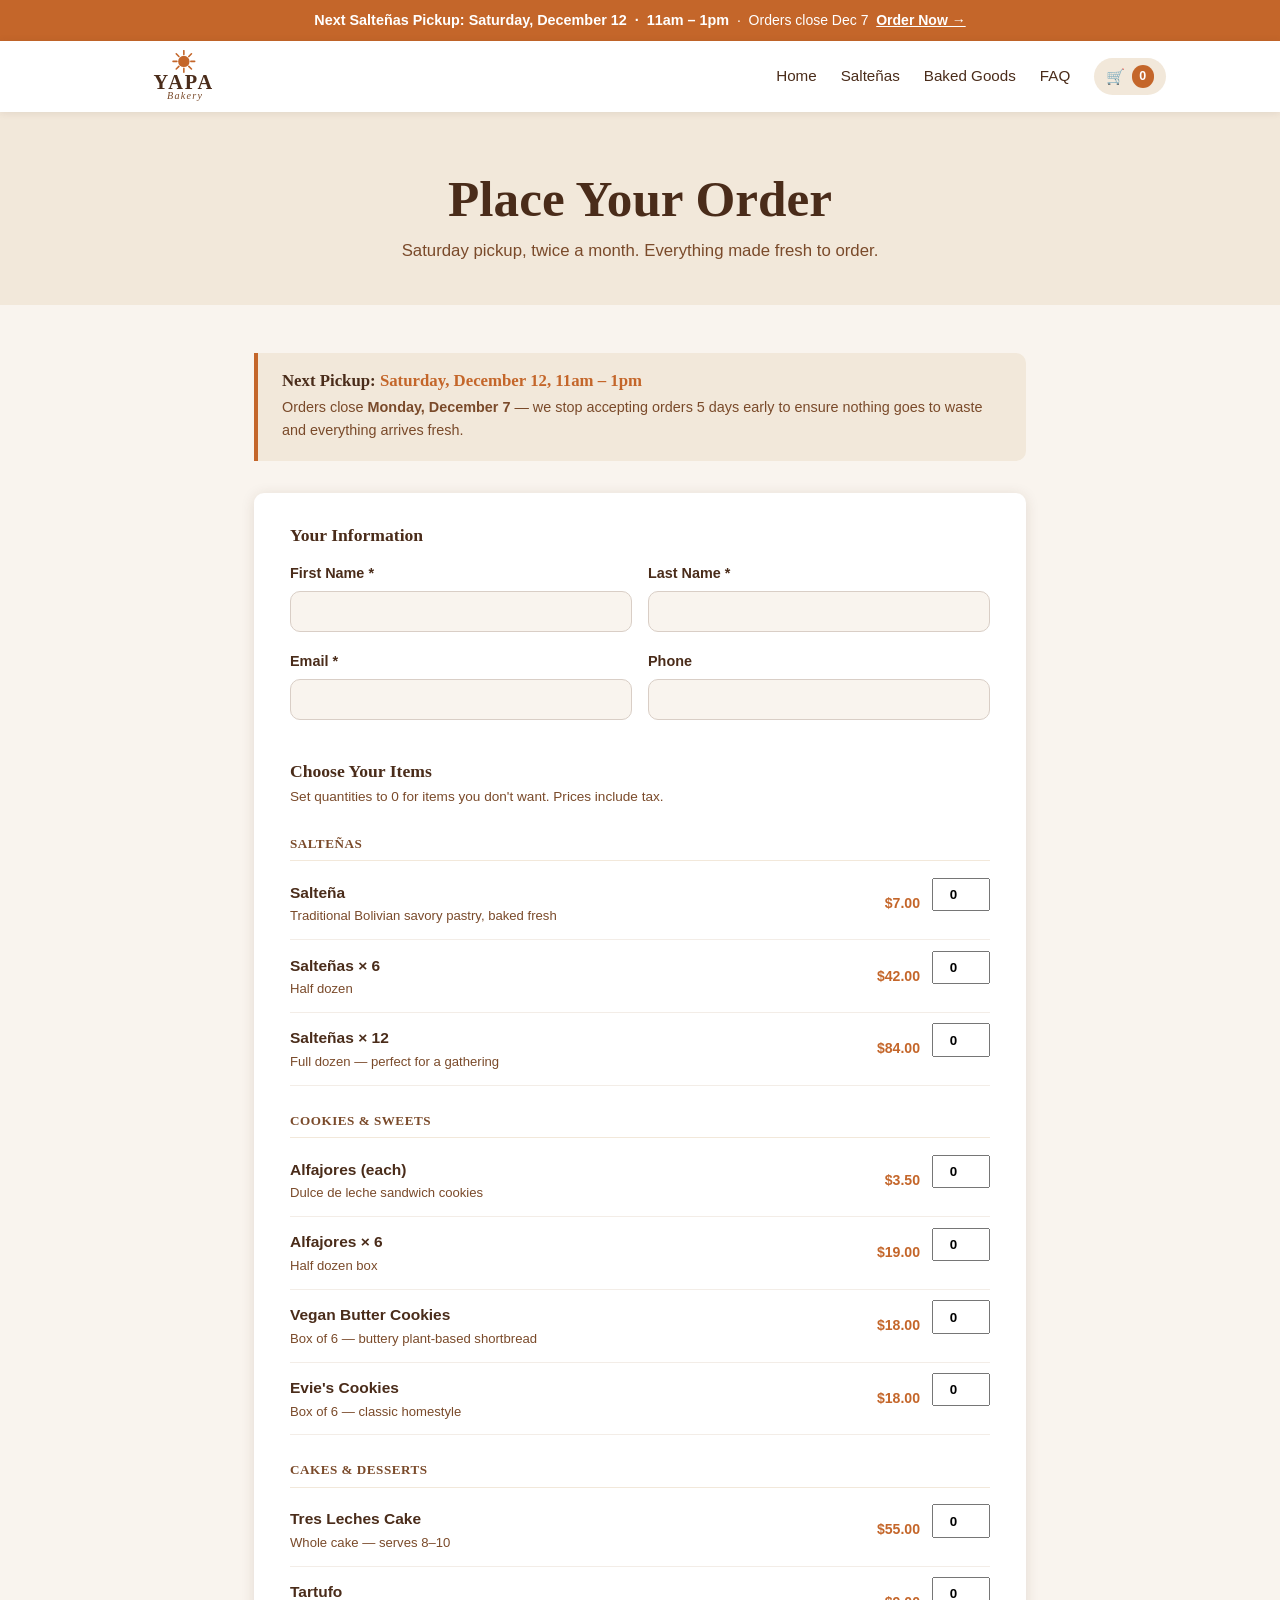
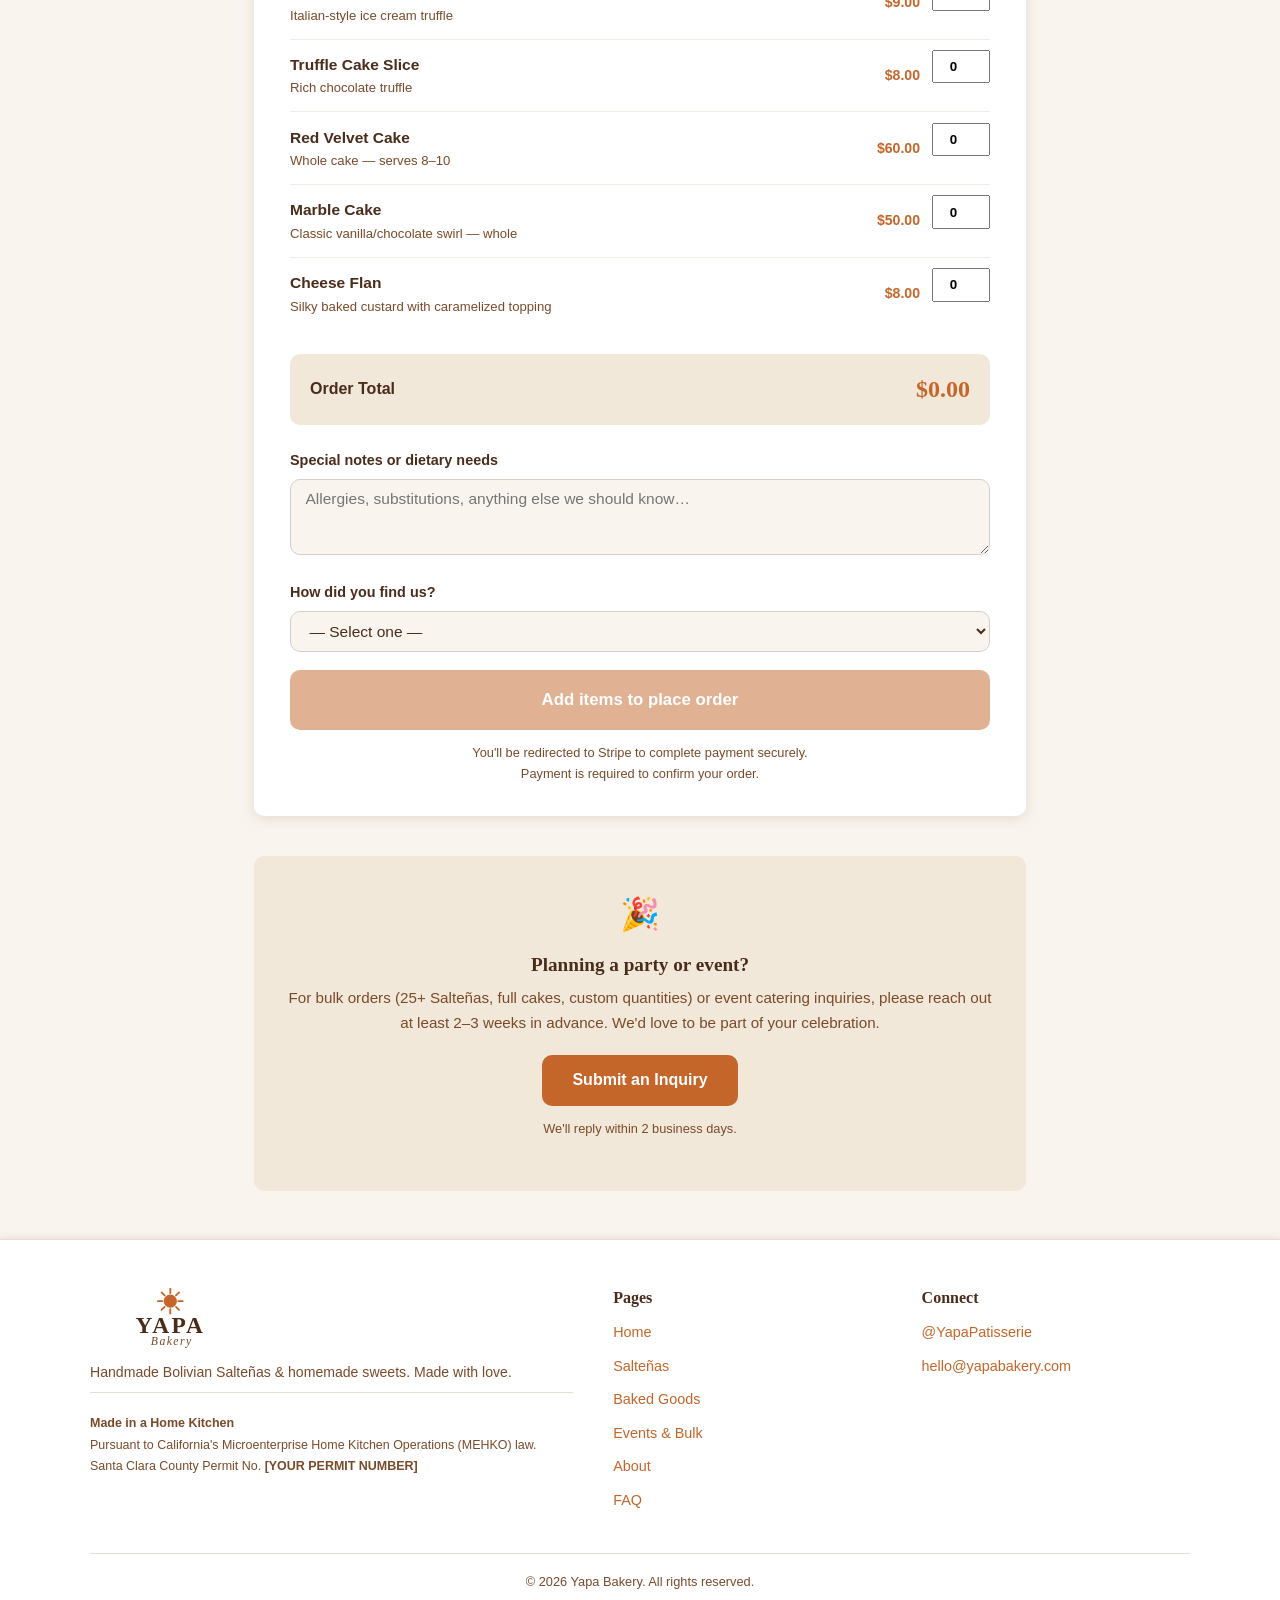
<file: order.html>
<!DOCTYPE html>
<html lang="en">
<head>
  <meta charset="UTF-8">
  <meta name="viewport" content="width=device-width, initial-scale=1.0">
  <title>Order | Yapa Bakery</title>
  <meta name="description" content="Order Bolivian Salteñas and homemade sweets for Saturday pickup in Santa Clara County. Pre-payment required. Orders close Monday before pickup.">
  <link rel="stylesheet" href="css/styles.css">
</head>
<body>

  <!-- Pickup Banner -->
  <div class="pickup-banner" id="pickup-banner">Loading pickup info…</div>

  <!-- Header -->
  <header class="site-header">
    <nav class="nav-inner">
      <a href="index.html" class="logo">
        <img src="Images/yapa_logo_option_b.svg" alt="Yapa Bakery">
      </a>
      <button class="hamburger" id="hamburger" aria-label="Toggle menu">
        <span></span><span></span><span></span>
      </button>
      <ul class="nav-links" id="nav-links">
        <li><a href="index.html">Home</a></li>
        <li><a href="saltenas.html">Salteñas</a></li>
        <li><a href="baked-goods.html">Baked Goods</a></li>
        <li><a href="faq.html">FAQ</a></li>
        <li class="nav-cart"><a href="cart.html" aria-label="View cart">🛒 <span id="nav-cart-count">0</span></a></li>
      </ul>
    </nav>
  </header>

  <main>

    <div class="page-header">
      <h1>Place Your Order</h1>
      <p>Saturday pickup, twice a month. Everything made fresh to order.</p>
    </div>

    <div class="order-wrapper">

      <!-- Order open: form -->
      <div id="orders-open">
        <div class="order-info-bar">
          <h3>Next Pickup: <span id="pickup-date-display" style="color: var(--terracotta);">Loading…</span></h3>
          <p>Orders close <strong id="close-date-display">…</strong> — we stop accepting orders 5 days early to ensure nothing goes to waste and everything arrives fresh.</p>
        </div>

        <!-- Netlify Form — note: name="order" triggers Netlify form capture -->
        <form
          id="order-form"
          class="order-form-card"
          name="pickup-order"
          method="POST"
          data-netlify="true"
          netlify-honeypot="bot-field"
        >
          <!-- Hidden Netlify fields -->
          <input type="hidden" name="form-name" value="pickup-order">
          <input type="hidden" id="order-details" name="order-details" value="">
          <p style="display:none;"><label>Don't fill this out if you're human: <input name="bot-field"></label></p>

          <!-- Contact Info -->
          <h3 style="margin-bottom: 1rem; font-size: 1.1rem; color: var(--brown);">Your Information</h3>
          <div class="form-row">
            <div class="form-group">
              <label for="first-name">First Name *</label>
              <input type="text" id="first-name" name="first-name" required autocomplete="given-name">
            </div>
            <div class="form-group">
              <label for="last-name">Last Name *</label>
              <input type="text" id="last-name" name="last-name" required autocomplete="family-name">
            </div>
          </div>
          <div class="form-row">
            <div class="form-group">
              <label for="email">Email *</label>
              <input type="email" id="email" name="email" required autocomplete="email">
            </div>
            <div class="form-group">
              <label for="phone">Phone</label>
              <input type="tel" id="phone" name="phone" autocomplete="tel">
            </div>
          </div>

          <!-- Menu Items (rendered by JS) -->
          <h3 style="margin: 1.5rem 0 .25rem; font-size: 1.1rem; color: var(--brown);">Choose Your Items</h3>
          <p style="font-size: .85rem; margin-bottom: 1rem;">Set quantities to 0 for items you don't want. Prices include tax.</p>
          <div id="menu-items">
            <!-- JS renders menu items here -->
            <p style="color: var(--muted);">Loading menu…</p>
          </div>

          <!-- Order Total -->
          <div class="order-total-bar">
            <span class="label">Order Total</span>
            <span class="amount" id="order-total-amount">$0.00</span>
          </div>

          <!-- Notes -->
          <div class="form-group">
            <label for="notes">Special notes or dietary needs</label>
            <textarea id="notes" name="notes" rows="3" placeholder="Allergies, substitutions, anything else we should know…"></textarea>
          </div>

          <!-- How did you hear -->
          <div class="form-group">
            <label for="referral">How did you find us?</label>
            <select id="referral" name="referral">
              <option value="">— Select one —</option>
              <option value="instagram">Instagram</option>
              <option value="friend">Friend or word of mouth</option>
              <option value="nextdoor">Nextdoor</option>
              <option value="google">Google Search</option>
              <option value="other">Other</option>
            </select>
          </div>

          <div class="submit-btn-wrap">
            <button type="submit" id="submit-order-btn" class="btn btn-primary" disabled>
              Add items to place order
            </button>
            <p style="font-size: .8rem; color: var(--muted); margin-top: .75rem;">
              You'll be redirected to Stripe to complete payment securely.<br>
              Payment is required to confirm your order.
            </p>
          </div>
        </form>
      </div>

      <!-- Orders closed / not yet open -->
      <div id="orders-closed" class="closed-notice hidden">
        <div style="font-size: 2.5rem; margin-bottom: 1rem;">🕐</div>
        <h3>Orders aren't open right now</h3>
        <p id="closed-msg">Check back soon for the next pickup window.</p>
        <a href="index.html" class="btn btn-outline">Browse Our Menu</a>
      </div>

      <!-- Bulk / Event Orders -->
      <div class="bulk-section" id="bulk">
        <div style="font-size: 2rem; margin-bottom: .75rem;">🎉</div>
        <h3>Planning a party or event?</h3>
        <p>For bulk orders (25+ Salteñas, full cakes, custom quantities) or event catering inquiries, please reach out at least 2–3 weeks in advance. We'd love to be part of your celebration.</p>
        <a
          href="https://forms.gle/REPLACE_WITH_YOUR_FORM"
          id="bulk-form-link"
          class="btn btn-primary"
          target="_blank"
          rel="noopener"
        >
          Submit an Inquiry
        </a>
        <p style="font-size: .8rem; margin-top: .75rem;">We'll reply within 2 business days.</p>
      </div>

    </div>
  </main>

  <!-- Footer -->
  <footer>
    <div class="footer-inner">
      <div>
        <img src="Images/yapa_logo_option_b.svg" alt="Yapa Bakery" class="footer-logo">
        <p>Handmade Bolivian Salteñas &amp; homemade sweets. Made with love.</p>
        <p class="footer-mehko">
          <strong>Made in a Home Kitchen</strong><br>
          Pursuant to California's Microenterprise Home Kitchen Operations (MEHKO) law.<br>
          Santa Clara County Permit No. <strong>[YOUR PERMIT NUMBER]</strong>
        </p>
      </div>
      <div>
        <h4>Pages</h4>
        <ul>
          <li><a href="index.html">Home</a></li>
          <li><a href="saltenas.html">Salteñas</a></li>
          <li><a href="baked-goods.html">Baked Goods</a></li>
          <li><a href="events.html">Events &amp; Bulk</a></li>
          <li><a href="about.html">About</a></li>
          <li><a href="faq.html">FAQ</a></li>
        </ul>
      </div>
      <div>
        <h4>Connect</h4>
        <ul>
          <li><a href="https://instagram.com/YapaPatisserie" target="_blank">@YapaPatisserie</a></li>
          <li><a href="mailto:hello@yapabakery.com">hello@yapabakery.com</a></li>
        </ul>
      </div>
    </div>
    <div class="footer-bottom">
      &copy; <span id="year"></span> Yapa Bakery. All rights reserved.
    </div>
  </footer>

  <script src="js/main.js"></script>
  <script>
    document.getElementById('year').textContent = new Date().getFullYear();
    // Update bulk form link from config
    document.addEventListener('DOMContentLoaded', () => {
      const link = document.getElementById('bulk-form-link');
      if (link && typeof SITE_CONFIG !== 'undefined') {
        link.href = SITE_CONFIG.googleFormUrl;
      }
    });
  </script>
</body>
</html>
</file>
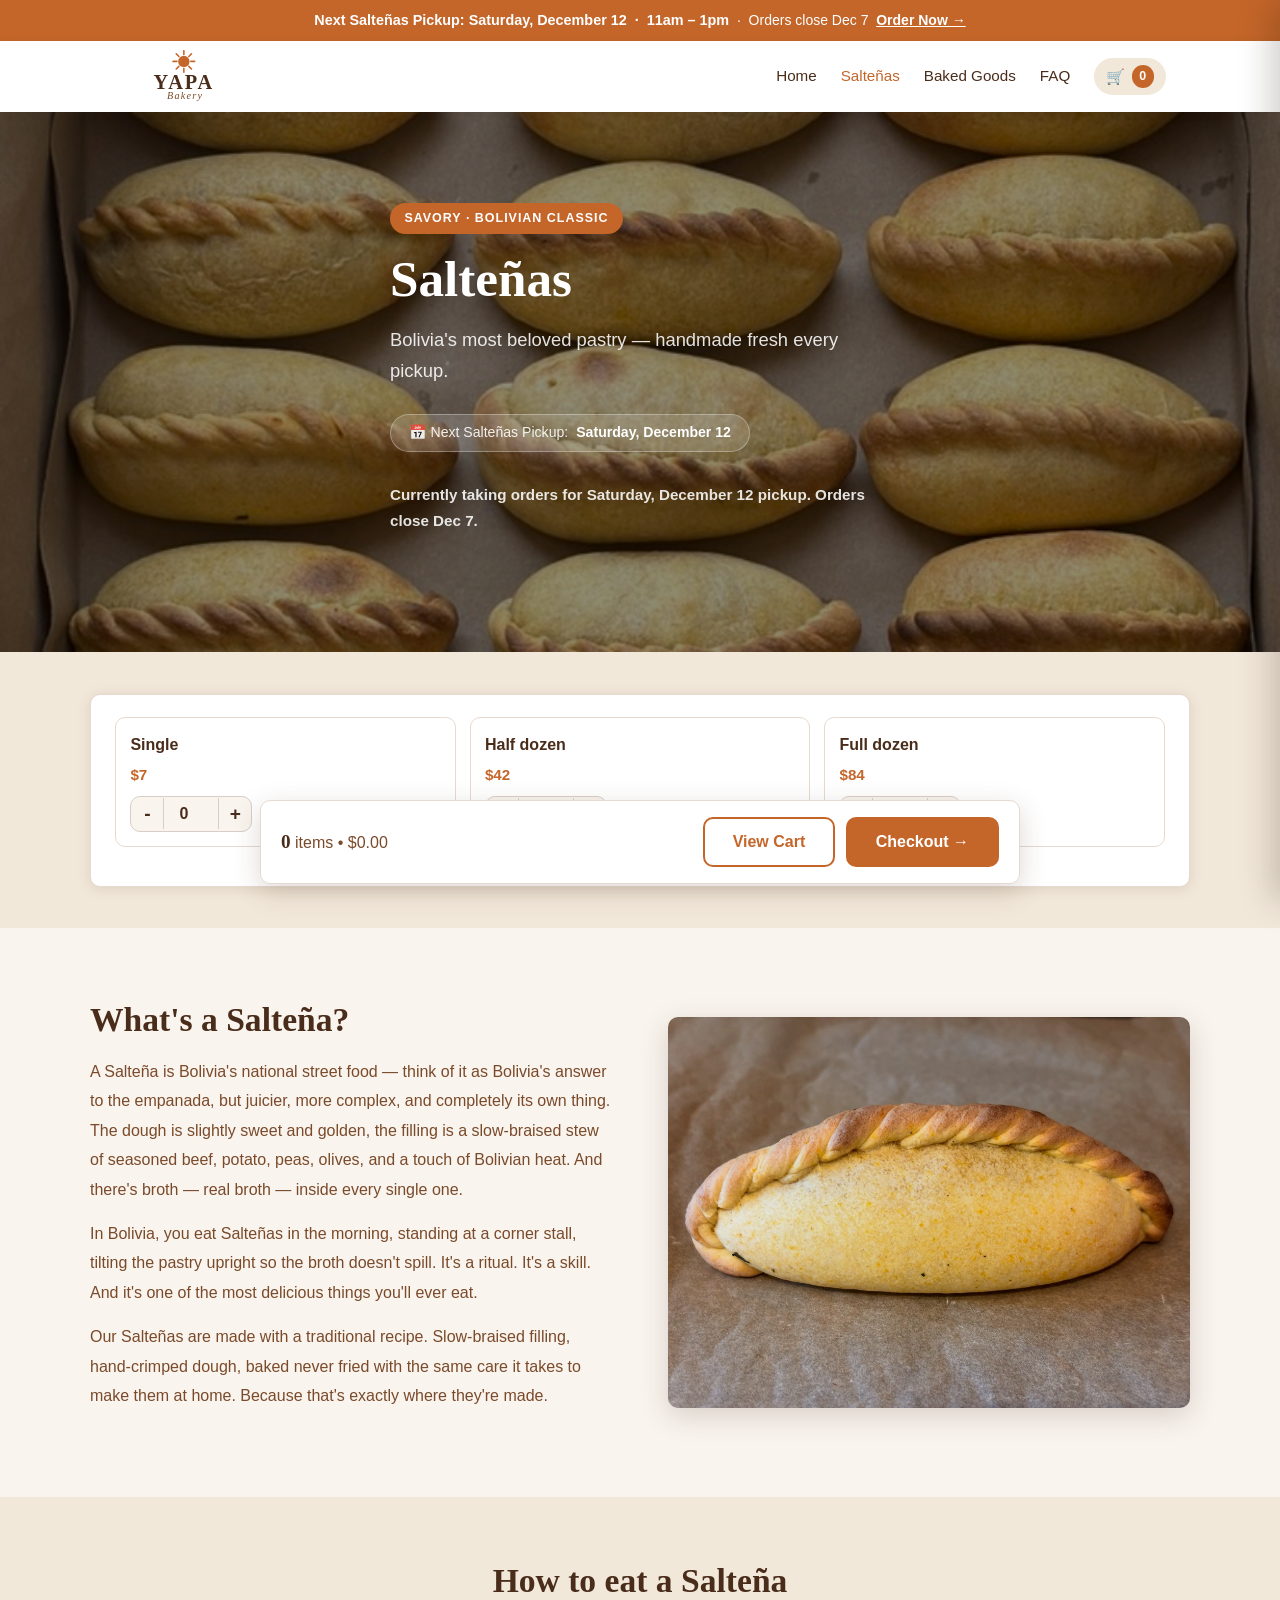
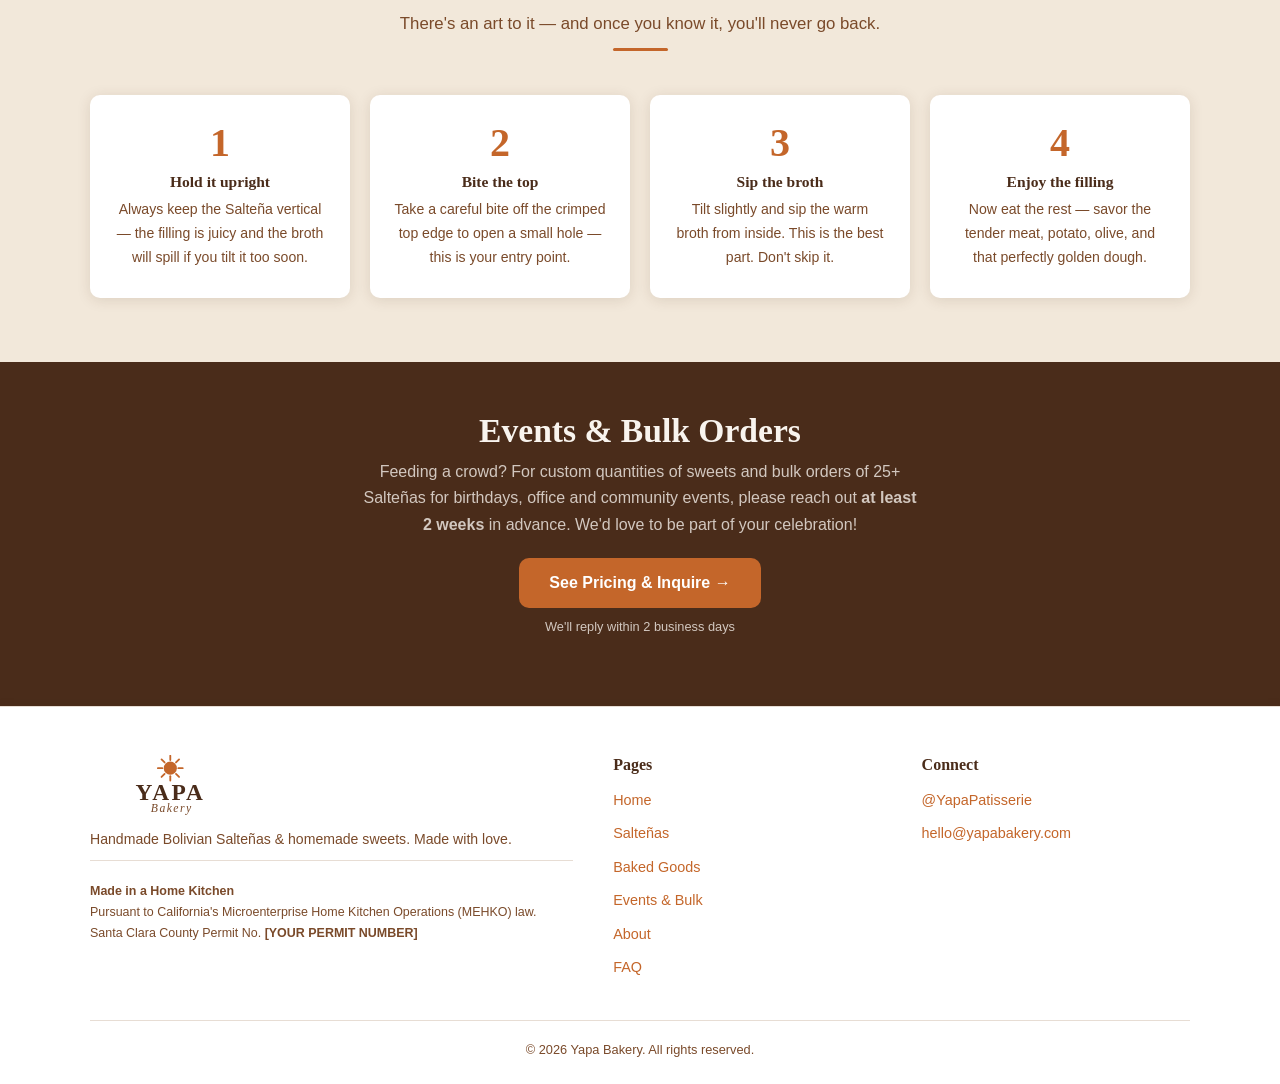
<file: saltenas.html>
<!DOCTYPE html>
<html lang="en">
<head>
  <meta charset="UTF-8">
  <meta name="viewport" content="width=device-width, initial-scale=1.0">
  <title>Salteñas | Yapa Bakery</title>
  <meta name="description" content="Handmade Bolivian Salteñas — Bolivia's most beloved savory pastry, baked fresh in Santa Clara County. Learn what a Salteña is, how to eat one, and order yours.">
  <link rel="stylesheet" href="css/styles.css">
</head>
<body>

  <div class="pickup-banner" id="pickup-banner">Loading pickup info…</div>

  <header class="site-header">
    <nav class="nav-inner">
      <a href="index.html" class="logo">
        <img src="Images/yapa_logo_option_b.svg" alt="Yapa Bakery">
      </a>
      <button class="hamburger" id="hamburger" aria-label="Toggle menu">
        <span></span><span></span><span></span>
      </button>
      <ul class="nav-links" id="nav-links">
        <li><a href="index.html">Home</a></li>
        <li><a href="saltenas.html">Salteñas</a></li>
        <li><a href="baked-goods.html">Baked Goods</a></li>
        <li><a href="faq.html">FAQ</a></li>
        <li class="nav-cart"><a href="cart.html" aria-label="View cart">🛒 <span id="nav-cart-count">0</span></a></li>
      </ul>
    </nav>
  </header>

  <main>

    <!-- Hero -->
    <section class="hero saltenas-hero" style="min-height: 60vh;">
      <div class="hero-bg" style="background-image: url('Images/Saltenas.jpeg');"></div>
      <div class="hero-content">
        <div class="hero-eyebrow">Savory · Bolivian Classic</div>
        <h1>Salteñas</h1>
        <p>Bolivia's most beloved pastry — handmade fresh every pickup.</p>
        <div class="hero-pickup">
          📅 Next Salteñas Pickup: <strong id="saltenas-hero-pickup-date">Loading…</strong>
        </div>
        <p id="saltenas-open-status" style="margin-top: 0.65rem; font-size: 0.95rem; font-weight: 600;">Checking order window…</p>
      </div>
    </section>

    <!-- Quick Order -->
    <section class="section section-alt saltenas-order-section">
      <div class="section-inner">
        <div class="saltenas-quick-order">
          <div class="saltenas-quick-grid">
            <div class="saltenas-quick-item">
              <label for="quick-saltena-1">Single</label>
              <div class="saltenas-quick-price">$7</div>
              <input type="number" id="quick-saltena-1" class="quick-qty-input" data-order-id="saltena-1" value="0" min="0" max="30">
            </div>
            <div class="saltenas-quick-item">
              <label for="quick-saltena-6">Half dozen</label>
              <div class="saltenas-quick-price">$42</div>
              <input type="number" id="quick-saltena-6" class="quick-qty-input" data-order-id="saltena-6" value="0" min="0" max="30">
            </div>
            <div class="saltenas-quick-item">
              <label for="quick-saltena-12">Full dozen</label>
              <div class="saltenas-quick-price">$84</div>
              <input type="number" id="quick-saltena-12" class="quick-qty-input" data-order-id="saltena-12" value="0" min="0" max="30">
            </div>
          </div>
        </div>
      </div>
    </section>

    <div class="quick-cart-bar" id="baked-cart-bar">
      <div class="quick-cart-copy">
        <strong id="baked-cart-count">0</strong> items • <span id="baked-cart-total">$0.00</span>
      </div>
      <div class="quick-cart-actions">
        <button type="button" class="btn btn-outline" id="baked-view-cart">View Cart</button>
        <a href="cart.html" class="btn btn-primary">Checkout →</a>
      </div>
    </div>

    <!-- What's a Salteña? -->
    <section class="section">
      <div class="section-inner">
        <div class="story-grid">
          <div class="story-text">
            <h2>What's a Salteña?</h2>
            <p>A Salteña is Bolivia's national street food — think of it as Bolivia's answer to the empanada, but juicier, more complex, and completely its own thing. The dough is slightly sweet and golden, the filling is a slow-braised stew of seasoned beef, potato, peas, olives, and a touch of Bolivian heat. And there's broth — real broth — inside every single one.</p>
            <p>In Bolivia, you eat Salteñas in the morning, standing at a corner stall, tilting the pastry upright so the broth doesn't spill. It's a ritual. It's a skill. And it's one of the most delicious things you'll ever eat.</p>
            <p>Our Salteñas are made with a traditional recipe. Slow-braised filling, hand-crimped dough, baked never fried with the same care it takes to make them at home. Because that's exactly where they're made.</p>
          </div>
          <div class="story-img">
            <img src="Images/Saltena.jpeg" alt="Single Bolivian Salteña">
          </div>
        </div>
      </div>
    </section>

    <!-- How to Eat One -->
    <section class="how-to-eat">
      <div class="section-inner">
        <div class="section-header">
          <h2>How to eat a Salteña</h2>
          <p>There's an art to it — and once you know it, you'll never go back.</p>
          <div class="divider"></div>
        </div>
        <div class="eat-steps">
          <div class="eat-step">
            <div class="step-num">1</div>
            <h4>Hold it upright</h4>
            <p>Always keep the Salteña vertical — the filling is juicy and the broth will spill if you tilt it too soon.</p>
          </div>
          <div class="eat-step">
            <div class="step-num">2</div>
            <h4>Bite the top</h4>
            <p>Take a careful bite off the crimped top edge to open a small hole — this is your entry point.</p>
          </div>
          <div class="eat-step">
            <div class="step-num">3</div>
            <h4>Sip the broth</h4>
            <p>Tilt slightly and sip the warm broth from inside. This is the best part. Don't skip it.</p>
          </div>
          <div class="eat-step">
            <div class="step-num">4</div>
            <h4>Enjoy the filling</h4>
            <p>Now eat the rest — savor the tender meat, potato, olive, and that perfectly golden dough.</p>
          </div>
        </div>
      </div>
    </section>

    <!-- Events & Bulk -->
    <section class="events-section">
      <h2>Events &amp; Bulk Orders</h2>
      <p>Feeding a crowd? For custom quantities of sweets and bulk orders of 25+ Salteñas for birthdays, office and community events, please reach out <b>at least 2 weeks</b> in advance. We'd love to be part of your celebration!</p>
      <a href="events.html" class="btn btn-primary">See Pricing &amp; Inquire →</a>
      <p style="font-size: .8rem; margin-top: .45rem;">We'll reply within 2 business days</p>
    </section>

  </main>

  <div class="mini-cart-overlay" id="mini-cart-overlay" hidden></div>
  <div class="cart-toast" id="baked-cart-toast" role="status" aria-live="polite" hidden></div>
  <aside class="mini-cart-drawer" id="mini-cart-drawer" aria-hidden="true" aria-label="Mini cart" role="dialog">
    <div class="mini-cart-header">
      <h2>Your Cart</h2>
      <button type="button" class="mini-cart-close" id="mini-cart-close" aria-label="Close cart">&times;</button>
    </div>
    <div class="mini-cart-body" id="mini-cart-items">
      <p class="mini-cart-empty">Your cart is empty. Add items to get started.</p>
    </div>
    <div class="mini-cart-footer">
      <div class="mini-cart-subtotal">Subtotal: <strong id="mini-cart-total">$0.00</strong></div>
      <a href="cart.html" class="btn btn-primary">Checkout →</a>
    </div>
  </aside>

  <footer>
    <div class="footer-inner">
      <div>
        <img src="Images/yapa_logo_option_b.svg" alt="Yapa Bakery" class="footer-logo">
          <p>Handmade Bolivian Salteñas &amp; homemade sweets. Made with love.</p>
        <p class="footer-mehko">
          <strong>Made in a Home Kitchen</strong><br>
          Pursuant to California's Microenterprise Home Kitchen Operations (MEHKO) law.<br>
          Santa Clara County Permit No. <strong>[YOUR PERMIT NUMBER]</strong>
        </p>
      </div>
      <div>
        <h4>Pages</h4>
        <ul>
          <li><a href="index.html">Home</a></li>
          <li><a href="saltenas.html">Salteñas</a></li>
          <li><a href="baked-goods.html">Baked Goods</a></li>
          <li><a href="events.html">Events &amp; Bulk</a></li>
          <li><a href="about.html">About</a></li>
          <li><a href="faq.html">FAQ</a></li>
        </ul>
      </div>
      <div>
        <h4>Connect</h4>
        <ul>
          <li><a href="https://instagram.com/YapaPatisserie" target="_blank">@YapaPatisserie</a></li>
          <li><a href="mailto:hello@yapabakery.com">hello@yapabakery.com</a></li>
        </ul>
      </div>
    </div>
    <div class="footer-bottom">
      &copy; <span id="year"></span> Yapa Bakery. All rights reserved.
    </div>
  </footer>

  <script src="js/main.js"></script>
  <script>document.getElementById('year').textContent = new Date().getFullYear();</script>
</body>
</html>
</file>
<file: css/styles.css>
/* ============================================================
   YAPA BAKERY — Design System
   Colors: deep brown #4A2C1A, terracotta #C4662A,
           cream #F9F4EE, surface #F2E8DA, muted #7A4A2A
   ============================================================ */

:root {
  --brown:      #4A2C1A;
  --terracotta: #C4662A;
  --cream:      #F9F4EE;
  --surface:    #F2E8DA;
  --muted:      #7A4A2A;
  --white:      #ffffff;
  --shadow:     0 2px 14px rgba(74, 44, 26, 0.13);
  --shadow-lg:  0 8px 28px rgba(74, 44, 26, 0.18);
  --font-serif: Georgia, 'Times New Roman', serif;
  --font-sans:  -apple-system, BlinkMacSystemFont, 'Segoe UI', Roboto, sans-serif;
  --max:        1100px;
  --r:          10px;
}

/* ===== RESET ===== */
*, *::before, *::after { box-sizing: border-box; margin: 0; padding: 0; }
html { scroll-behavior: smooth; }
body {
  font-family: var(--font-sans);
  background: var(--cream);
  color: var(--brown);
  line-height: 1.65;
  -webkit-font-smoothing: antialiased;
}

/* ===== TYPOGRAPHY ===== */
h1, h2, h3, h4 { font-family: var(--font-serif); line-height: 1.2; }
h1 { font-size: clamp(2rem, 5vw, 3.2rem); }
h2 { font-size: clamp(1.5rem, 3vw, 2.1rem); }
h3 { font-size: 1.2rem; }
p  { color: var(--muted); }
a  { color: var(--terracotta); text-decoration: none; }
a:hover { text-decoration: underline; }
img { max-width: 100%; height: auto; display: block; }

/* ===== BUTTONS ===== */
.btn {
  display: inline-block;
  padding: .75rem 1.75rem;
  border-radius: var(--r);
  font-family: var(--font-sans);
  font-size: 1rem;
  font-weight: 600;
  cursor: pointer;
  transition: all .2s;
  border: 2px solid transparent;
  text-decoration: none;
  line-height: 1.4;
}
.btn-primary {
  background: var(--terracotta);
  color: var(--white);
}
.btn-primary:hover { background: #a8531f; text-decoration: none; color: var(--white); }
.btn-outline {
  background: transparent;
  border-color: var(--terracotta);
  color: var(--terracotta);
}
.btn-outline:hover { background: var(--terracotta); color: var(--white); text-decoration: none; }
.btn:disabled {
  opacity: .5;
  cursor: not-allowed;
}

/* ===== PICKUP BANNER ===== */
.pickup-banner {
  background: var(--terracotta);
  color: var(--white);
  text-align: center;
  padding: .6rem 1rem;
  font-size: .875rem;
  line-height: 1.5;
}
.pickup-banner strong { font-size: .9rem; }
.pickup-banner a { color: var(--white); text-decoration: underline; font-weight: 600; }

/* ===== HEADER / NAV ===== */
.site-header {
  background: var(--white);
  box-shadow: 0 1px 8px rgba(74, 44, 26, .1);
  position: sticky;
  top: 0;
  z-index: 100;
}
.nav-inner {
  max-width: var(--max);
  margin: 0 auto;
  padding: .6rem 1.5rem;
  display: flex;
  align-items: center;
  justify-content: space-between;
  gap: 1rem;
}
.logo {
  display: flex;
  align-items: center;
  gap: .6rem;
  text-decoration: none;
}
.logo img { height: 52px; width: auto; }
.logo-text {
  font-family: var(--font-serif);
  font-size: 1.3rem;
  font-weight: bold;
  color: var(--brown);
  line-height: 1.1;
}
.logo-text span { color: var(--terracotta); font-style: italic; font-weight: normal; font-size: 1rem; display: block; }

.nav-links {
  display: flex;
  gap: 1.5rem;
  align-items: center;
  list-style: none;
}
.nav-links a {
  color: var(--brown);
  font-weight: 500;
  font-size: .95rem;
  transition: color .2s;
}
.nav-links a:hover,
.nav-links a.active { color: var(--terracotta); text-decoration: none; }
.nav-links .nav-cta a {
  background: var(--terracotta);
  color: var(--white);
  padding: .4rem 1.1rem;
  border-radius: var(--r);
  font-size: .9rem;
}
.nav-links .nav-cta a:hover { background: #a8531f; }

.nav-links .nav-cart a {
  display: inline-flex;
  align-items: center;
  gap: .4rem;
  background: var(--surface);
  color: var(--brown);
  padding: .35rem .75rem;
  border-radius: 999px;
  font-size: .95rem;
  font-weight: 700;
}

.nav-links .nav-cart a:hover {
  background: #e7ddd4;
}

#nav-cart-count {
  min-width: 1.4rem;
  height: 1.4rem;
  display: inline-flex;
  align-items: center;
  justify-content: center;
  border-radius: 999px;
  background: var(--terracotta);
  color: var(--white);
  font-size: .78rem;
  line-height: 1;
  padding: 0 .3rem;
}

/* Hamburger */
.hamburger {
  display: none;
  background: none;
  border: none;
  cursor: pointer;
  padding: .25rem;
  flex-direction: column;
  gap: 5px;
}
.hamburger span {
  display: block;
  width: 24px;
  height: 2px;
  background: var(--brown);
  border-radius: 2px;
  transition: all .3s;
}
.hamburger.open span:nth-child(1) { transform: translateY(7px) rotate(45deg); }
.hamburger.open span:nth-child(2) { opacity: 0; }
.hamburger.open span:nth-child(3) { transform: translateY(-7px) rotate(-45deg); }

/* ===== PAGE HEADER ===== */
.page-header {
  background: var(--surface);
  padding: 3.5rem 1.5rem 2.5rem;
  text-align: center;
}
.page-header h1 { margin-bottom: .5rem; }
.page-header p { font-size: 1.05rem; max-width: 560px; margin: 0 auto; }

/* ===== HERO ===== */
.hero {
  position: relative;
  min-height: 82vh;
  display: flex;
  align-items: center;
}
.hero-bg {
  position: absolute;
  inset: 0;
  background-size: cover;
  background-position: center 30%;
  filter: brightness(.55);
}
.hero-content {
  position: relative;
  max-width: var(--max);
  margin: 0 auto;
  padding: 5rem 1.5rem;
  color: var(--white);
}
.hero-eyebrow {
  display: inline-block;
  background: var(--terracotta);
  color: var(--white);
  padding: .3rem .9rem;
  border-radius: 20px;
  font-size: .78rem;
  font-weight: 700;
  letter-spacing: .08em;
  text-transform: uppercase;
  margin-bottom: .9rem;
}
.hero-content h1 { color: var(--white); max-width: 640px; margin-bottom: 1rem; }
.hero-content p { font-size: 1.15rem; max-width: 500px; color: rgba(255,255,255,.88); margin-bottom: 1.75rem; }
.hero-actions { display: flex; gap: .75rem; flex-wrap: wrap; }

/* ===== SECTIONS ===== */
.section { padding: 4.5rem 1.5rem; }
.section-alt { background: var(--surface); }
.section-inner { max-width: var(--max); margin: 0 auto; }

.section-header {
  text-align: center;
  margin-bottom: 2.75rem;
}
.section-header h2 { margin-bottom: .5rem; }
.section-header p { font-size: 1.05rem; }
.divider {
  width: 55px;
  height: 3px;
  background: var(--terracotta);
  border-radius: 2px;
  margin: .7rem auto 0;
}

/* ===== FOOD CARDS ===== */
.food-grid {
  display: grid;
  grid-template-columns: repeat(auto-fit, minmax(290px, 1fr));
  gap: 1.5rem;
}
.food-card {
  background: var(--white);
  border-radius: var(--r);
  overflow: hidden;
  box-shadow: var(--shadow);
  transition: transform .2s, box-shadow .2s;
}
.food-card:hover { transform: translateY(-5px); box-shadow: var(--shadow-lg); }
.food-card img { width: 100%; height: 230px; object-fit: cover; }
.food-card-body { padding: 1.25rem; }
.food-card-body h3 { margin-bottom: .35rem; color: var(--brown); }
.food-card-body p { font-size: .93rem; }

/* ===== STORY SECTION ===== */
.story-grid {
  display: grid;
  grid-template-columns: 1fr 1fr;
  gap: 3.5rem;
  align-items: center;
}
.story-text h2 { margin-bottom: 1rem; }
.story-text p { margin-bottom: .9rem; line-height: 1.85; }
.story-text .btn { margin-top: .5rem; }
.story-img { border-radius: var(--r); overflow: hidden; box-shadow: var(--shadow-lg); }
.story-img img { width: 100%; aspect-ratio: 4/3; object-fit: cover; }

/* Next Pickup callout */
.pickup-callout {
  background: var(--brown);
  color: var(--cream);
  border-radius: var(--r);
  padding: 2rem 2.5rem;
  display: flex;
  align-items: center;
  justify-content: space-between;
  gap: 1.5rem;
  flex-wrap: wrap;
  margin-top: 3rem;
}
.pickup-callout h3 { color: var(--cream); font-family: var(--font-serif); margin-bottom: .25rem; }
.pickup-callout p { color: rgba(249,244,238,.75); margin: 0; font-size: .95rem; }
#callout-date { color: var(--terracotta); }

/* ===== FOOD PAGE ===== */
.food-section { padding: 4rem 1.5rem; }
.food-section:nth-child(even) { background: var(--surface); }
.food-section-inner { max-width: var(--max); margin: 0 auto; }

.food-feature {
  display: grid;
  grid-template-columns: 1.1fr 1fr;
  gap: 3rem;
  align-items: start;
  margin-bottom: 2.5rem;
}
.food-feature.reverse { direction: rtl; }
.food-feature.reverse > * { direction: ltr; }
.food-feature img {
  width: 100%;
  border-radius: var(--r);
  aspect-ratio: 4/3;
  object-fit: cover;
  box-shadow: var(--shadow);
}
.food-feature-text h2 { margin-bottom: .75rem; }
.food-feature-text p { line-height: 1.85; margin-bottom: .75rem; }
.food-tag {
  display: inline-block;
  background: var(--surface);
  color: var(--muted);
  border: 1px solid #d9cec6;
  padding: .2rem .7rem;
  border-radius: 20px;
  font-size: .78rem;
  font-weight: 600;
  margin: 0 .25rem .5rem 0;
  text-transform: uppercase;
  letter-spacing: .04em;
}
.photo-mosaic {
  display: grid;
  grid-template-columns: repeat(auto-fill, minmax(180px, 1fr));
  gap: .85rem;
  margin-top: 1.75rem;
}
.photo-mosaic img {
  border-radius: var(--r);
  width: 100%;
  aspect-ratio: 1/1;
  object-fit: cover;
  transition: transform .2s, box-shadow .2s;
}
.photo-mosaic img:hover { transform: scale(1.03); box-shadow: var(--shadow-lg); }
.photo-mosaic img.tall { aspect-ratio: 3/4; }

/* ===== ORDER PAGE ===== */
.order-wrapper {
  max-width: 820px;
  margin: 0 auto;
  padding: 3rem 1.5rem;
}
.order-info-bar {
  background: var(--surface);
  border-left: 4px solid var(--terracotta);
  border-radius: 0 var(--r) var(--r) 0;
  padding: 1.1rem 1.5rem;
  margin-bottom: 2rem;
}
.order-info-bar h3 { margin-bottom: .3rem; font-size: 1.05rem; }
.order-info-bar p { font-size: .9rem; margin: 0; }

.order-form-card {
  background: var(--white);
  border-radius: var(--r);
  box-shadow: var(--shadow);
  padding: 2rem 2.25rem;
}
.form-row {
  display: grid;
  grid-template-columns: 1fr 1fr;
  gap: 1rem;
}
.form-group { margin-bottom: 1.1rem; }
.form-group label {
  display: block;
  font-weight: 600;
  font-size: .9rem;
  color: var(--brown);
  margin-bottom: .35rem;
}
.form-group input,
.form-group select,
.form-group textarea {
  width: 100%;
  padding: .65rem .9rem;
  border: 1.5px solid #d9cec6;
  border-radius: var(--r);
  font-family: var(--font-sans);
  font-size: .97rem;
  background: var(--cream);
  color: var(--brown);
  transition: border-color .2s;
}
.form-group input:focus,
.form-group select:focus,
.form-group textarea:focus {
  outline: none;
  border-color: var(--terracotta);
}

.menu-section-title {
  font-family: var(--font-serif);
  font-size: 1rem;
  color: var(--muted);
  margin: 1.5rem 0 .4rem;
  padding-bottom: .35rem;
  border-bottom: 1px solid var(--surface);
  text-transform: uppercase;
  letter-spacing: .04em;
  font-size: .82rem;
  font-weight: bold;
}
.item-row {
  display: flex;
  align-items: center;
  justify-content: space-between;
  gap: .75rem;
  padding: .65rem 0;
  border-bottom: 1px solid #f3ede7;
}
.item-row:last-child { border-bottom: none; }
.item-info { flex: 1; }
.item-name { font-weight: 600; font-size: .97rem; color: var(--brown); }
.item-desc { font-size: .82rem; color: var(--muted); }
.item-price-tag { font-size: .88rem; color: var(--terracotta); font-weight: 600; min-width: 50px; text-align: right; }
.qty-wrap { display: flex; align-items: center; gap: .4rem; }
.qty-input {
  width: 58px !important;
  text-align: center;
  padding: .45rem .5rem !important;
  font-weight: 600;
}

.order-total-bar {
  background: var(--surface);
  border-radius: var(--r);
  padding: 1rem 1.25rem;
  display: flex;
  justify-content: space-between;
  align-items: center;
  margin: 1.5rem 0;
}
.order-total-bar .label { font-weight: 600; color: var(--brown); }
.order-total-bar .amount {
  font-family: var(--font-serif);
  font-size: 1.5rem;
  color: var(--terracotta);
  font-weight: bold;
}

.cart-add-panel {
  margin: 1.4rem 0 1rem;
  padding: 1rem 1.1rem;
  border: 1px solid #e6d9cf;
  border-radius: var(--r);
  background: var(--surface);
}

.cart-add-panel h3 {
  font-size: 1rem;
  margin-bottom: .7rem;
}

.cart-add-row {
  display: grid;
  grid-template-columns: minmax(210px, 1fr) 90px auto;
  gap: .7rem;
}

.cart-add-row select,
.cart-add-row input {
  width: 100%;
  padding: .65rem .8rem;
  border: 1.5px solid #d9cec6;
  border-radius: var(--r);
  font-family: var(--font-sans);
  font-size: .95rem;
  background: var(--cream);
  color: var(--brown);
}

.cart-add-row .btn {
  white-space: nowrap;
}

.pickup-date-input-wrap {
  position: relative;
  width: 100%;
  max-width: 100%;
  overflow: hidden;
}

.pickup-date-input {
  display: block;
  width: 100%;
  max-width: 100%;
  min-height: 44px;
  padding: .65rem 2.4rem .65rem .9rem;
  border: 1.5px solid #d9cec6;
  border-radius: var(--r);
  font-size: 16px;
  font-family: var(--font-sans);
  background: var(--cream);
  color: var(--brown);
  -webkit-appearance: none;
  appearance: none;
}

.pickup-date-input:focus {
  outline: none;
  border-color: var(--terracotta);
}

.pickup-date-input::-webkit-calendar-picker-indicator {
  opacity: 0;
  width: 2.2rem;
  height: 100%;
  position: absolute;
  right: 0;
  cursor: pointer;
}

.pickup-date-icon {
  position: absolute;
  right: .65rem;
  top: 50%;
  transform: translateY(-50%);
  font-size: 1rem;
  color: var(--terracotta);
  pointer-events: none;
}

.pickup-date-error {
  margin-top: .45rem;
  font-size: .84rem;
  color: #a53b1a;
}

.submit-btn-wrap { text-align: center; }
#submit-order-btn {
  width: 100%;
  padding: 1rem;
  font-size: 1.05rem;
}

.closed-notice {
  background: var(--surface);
  border-radius: var(--r);
  padding: 2.5rem 2rem;
  text-align: center;
}
.closed-notice h3 { margin-bottom: .75rem; }
.closed-notice p { margin-bottom: 1.25rem; }

/* Bulk orders section */
.bulk-section {
  background: var(--surface);
  border-radius: var(--r);
  padding: 2rem;
  margin-top: 2.5rem;
  text-align: center;
}
.bulk-section h3 { margin-bottom: .6rem; }
.bulk-section p { margin-bottom: 1.25rem; font-size: .95rem; }

/* ===== ABOUT PAGE ===== */
.about-lead {
  display: grid;
  grid-template-columns: 1fr 1.3fr;
  gap: 3.5rem;
  align-items: center;
  max-width: var(--max);
  margin: 0 auto;
  padding: 4.5rem 1.5rem;
}
.about-lead img {
  border-radius: var(--r);
  width: 100%;
  aspect-ratio: 3/4;
  object-fit: cover;
  box-shadow: var(--shadow-lg);
}
.about-text h1 { margin-bottom: 1rem; }
.about-text p { line-height: 1.9; margin-bottom: 1rem; }
.about-text blockquote {
  border-left: 3px solid var(--terracotta);
  padding: .6rem 1.25rem;
  font-family: var(--font-serif);
  font-size: 1.1rem;
  color: var(--brown);
  font-style: italic;
  margin: 1.5rem 0;
}

.yapa-meaning-section {
  background: var(--brown);
  padding: 4rem 1.5rem;
  text-align: center;
}
.yapa-meaning-section h2 { color: var(--cream); margin-bottom: 1rem; }
.yapa-meaning-section p { color: rgba(249,244,238,.8); max-width: 620px; margin: 0 auto .85rem; line-height: 1.9; }
.yapa-word {
  font-family: var(--font-serif);
  font-size: 4rem;
  color: var(--terracotta);
  line-height: 1;
  margin-bottom: .5rem;
}

.bolivian-section {
  max-width: var(--max);
  margin: 0 auto;
  padding: 4rem 1.5rem;
  display: grid;
  grid-template-columns: 1fr 1fr;
  gap: 3rem;
  align-items: center;
}
.bolivian-section img {
  border-radius: var(--r);
  width: 100%;
  aspect-ratio: 4/3;
  object-fit: cover;
  box-shadow: var(--shadow);
}
.bolivian-text h2 { margin-bottom: 1rem; }
.bolivian-text p { line-height: 1.9; margin-bottom: .9rem; }

.mehko-notice {
  background: var(--surface);
  border: 1px solid #d9cec6;
  border-radius: var(--r);
  padding: 1.25rem 1.75rem;
  max-width: var(--max);
  margin: 0 auto 3rem;
  font-size: .875rem;
  color: var(--muted);
  text-align: center;
  line-height: 1.7;
}
.mehko-notice strong { color: var(--brown); }

.home-mehko-section {
  padding-top: 2rem;
  padding-bottom: 2rem;
}

.home-mehko-section .section-inner {
  display: flex;
  justify-content: center;
}

.home-mehko-section .mehko-notice {
  margin-bottom: 0;
  padding: 1.75rem 2rem;
}

.mehko-disclaimer {
  font-size: .8rem;
  display: block;
  margin-top: .65rem;
}

/* ===== FAQ PAGE ===== */
.faq-wrapper {
  max-width: 740px;
  margin: 0 auto;
  padding: 3rem 1.5rem;
}
.faq-item { border-bottom: 1px solid #d9cec6; }
.faq-q {
  width: 100%;
  text-align: left;
  background: none;
  border: none;
  padding: 1.2rem 0;
  font-family: var(--font-serif);
  font-size: 1.05rem;
  color: var(--brown);
  cursor: pointer;
  display: flex;
  justify-content: space-between;
  align-items: center;
  gap: 1rem;
}
.faq-icon {
  font-size: 1.4rem;
  color: var(--terracotta);
  line-height: 1;
  flex-shrink: 0;
  transition: transform .25s;
}
.faq-item.open .faq-icon { transform: rotate(45deg); }
.faq-a {
  display: none;
  padding-bottom: 1.25rem;
  color: var(--muted);
  line-height: 1.85;
  font-size: .97rem;
}
.faq-a p { margin-bottom: .65rem; color: var(--muted); }
.faq-a p:last-child { margin-bottom: 0; }
.faq-item.open .faq-a { display: block; }

/* ===== FOOTER ===== */
footer {
  background: var(--white);
  color: var(--muted);
  padding: 3rem 1.5rem 1.5rem;
  border-top: 1px solid #e7ddd4;
  box-shadow: 0 -1px 8px rgba(74, 44, 26, .1);
}
.footer-inner {
  max-width: var(--max);
  margin: 0 auto;
  display: grid;
  grid-template-columns: 1.8fr 1fr 1fr;
  gap: 2.5rem;
  padding-bottom: 2rem;
}
footer h4 { color: var(--brown); font-family: var(--font-serif); margin-bottom: .75rem; font-size: 1rem; }
footer p { color: var(--muted); font-size: .88rem; line-height: 1.75; }
footer a { color: var(--terracotta); font-size: .9rem; }
footer a:hover { color: #a8531f; text-decoration: none; }
footer ul { list-style: none; }
footer ul li { margin-bottom: .45rem; }
.footer-logo {
  height: 60px;
  width: auto;
  margin-bottom: .75rem;
  filter: none;
}
.footer-mehko {
  border-top: 1px solid #e7ddd4;
  padding-top: 1.25rem;
  margin-top: .5rem;
  font-size: .78rem;
  color: var(--muted);
  line-height: 1.7;
}
.footer-bottom {
  border-top: 1px solid #e7ddd4;
  padding-top: 1.1rem;
  text-align: center;
  font-size: .8rem;
  color: var(--muted);
  max-width: var(--max);
  margin: 0 auto;
}

/* ===== UTILITIES ===== */
.text-center { text-align: center; }
.mt-2 { margin-top: 2rem; }
.hidden { display: none !important; }

/* ===== RESPONSIVE ===== */
@media (max-width: 800px) {
  .hamburger { display: flex; }
  .nav-links {
    display: none;
    position: absolute;
    top: 100%;
    left: 0;
    right: 0;
    background: var(--white);
    flex-direction: column;
    padding: 1rem 1.5rem;
    box-shadow: 0 4px 16px rgba(74,44,26,.12);
    gap: .7rem;
  }
  .nav-links.open { display: flex; }

  .story-grid,
  .food-feature,
  .food-feature.reverse,
  .about-lead,
  .bolivian-section {
    grid-template-columns: 1fr;
    direction: ltr;
  }
  .food-feature.reverse { direction: ltr; }

  .footer-inner { grid-template-columns: 1fr; gap: 1.5rem; }
  .hero { min-height: 65vh; }
  .hero-content { padding: 3.5rem 1.25rem; }
  .food-grid { grid-template-columns: 1fr; }
  .form-row { grid-template-columns: 1fr; }
  .pickup-callout { text-align: center; justify-content: center; }
  .order-form-card { padding: 1.5rem; }
}

@media (max-width: 500px) {
  .hero-actions { flex-direction: column; align-items: flex-start; }
  .photo-mosaic { grid-template-columns: 1fr 1fr; }
}

/* ===== HOMEPAGE — HERO PICKUP PILL ===== */
.hero-pickup {
  display: inline-flex;
  align-items: center;
  gap: .5rem;
  background: rgba(255,255,255,.15);
  border: 1px solid rgba(255,255,255,.3);
  border-radius: 30px;
  padding: .4rem 1.1rem;
  font-size: .88rem;
  color: rgba(255,255,255,.9);
  margin-bottom: 1.25rem;
}
.hero-pickup strong { color: var(--white); }
.hero { min-height: 65vh; } /* shorter on home page */

.home-hero-plain {
  min-height: 48vh;
}

.home-hero-plain .home-hero-grid {
  display: grid;
  grid-template-columns: 1.1fr .9fr;
  gap: 2rem;
  align-items: center;
  padding-top: 2.6rem;
  padding-bottom: 2.6rem;
}

.home-hero-col {
  max-width: 100%;
}

.home-hero-plain .home-hero-left {
  text-align: left;
}

.home-hero-plain .home-hero-left .hero-eyebrow,
.home-hero-plain .home-hero-left h1,
.home-hero-plain .home-hero-left .hero-intro {
  text-align: left;
  margin-left: 0;
  margin-right: 0;
}

.home-hero-plain .home-hero-left h1 {
  max-width: 540px;
}

.home-hero-plain .hero-content {
  color: var(--brown);
  max-width: none;
  width: 100%;
  margin: 0;
  padding-left: 2.5rem;
  padding-right: 2.5rem;
}

.home-hero-plain .hero-content h1 {
  color: var(--brown);
}

.home-hero-plain .hero-content p {
  color: var(--muted);
}

.home-hero-plain .hero-intro {
  text-align: left;
  max-width: 520px;
  margin: 0;
}

.home-hero-plain .hero-policy {
  max-width: 520px;
  margin: 0 0 .9rem 0;
  font-size: .95rem;
  line-height: 1.65;
}

.home-hero-plain .hero-policy strong {
  color: var(--brown);
}

.home-hero-plain .hero-policy-pill {
  display: inline-block;
  background: var(--terracotta);
  color: var(--white);
  border-radius: 999px;
  padding: .35rem .9rem;
  font-size: .82rem;
  font-weight: 700;
  letter-spacing: .02em;
  line-height: 1;
  box-shadow: var(--shadow);
}

.home-hero-plain .hero-pickup {
  background: var(--white);
  border-color: #d9cec6;
  color: var(--muted);
  margin-bottom: 0;
}

.home-hero-plain .hero-pickup strong {
  color: var(--brown);
}

@media (max-width: 860px) {
  .home-hero-plain {
    min-height: auto;
  }

  .home-hero-plain .hero-content {
    padding-left: 1.25rem;
    padding-right: 1.25rem;
  }

  .home-hero-plain .home-hero-grid {
    grid-template-columns: 1fr;
    gap: 1.1rem;
    padding-top: 2rem;
    padding-bottom: 2rem;
  }

  .home-hero-plain .hero-intro,
  .home-hero-plain .hero-policy {
    max-width: 100%;
  }
}

/* ===== HOMEPAGE — CATEGORY SECTIONS ===== */
.home-cat { }
.home-cat-inner {
  display: grid;
  grid-template-columns: 1fr 1fr;
  min-height: 500px;
}
.home-cat-img { overflow: hidden; }
.home-cat-img img {
  width: 100%;
  height: 100%;
  object-fit: cover;
  transition: transform .5s;
}
.home-cat-img:hover img { transform: scale(1.03); }

.home-cat-text {
  padding: 3.5rem 4rem;
  display: flex;
  flex-direction: column;
  justify-content: center;
  background: var(--white);
}
.home-cat-alt .home-cat-inner { direction: rtl; }
.home-cat-alt .home-cat-text,
.home-cat-alt .home-cat-img,
.home-cat-alt .home-cat-photos { direction: ltr; }
.home-cat-alt .home-cat-text { background: var(--surface); }

.home-cat-label {
  display: inline-block;
  font-size: .72rem;
  font-weight: 700;
  text-transform: uppercase;
  letter-spacing: .12em;
  color: var(--terracotta);
  margin-bottom: .6rem;
}
.home-cat-text h2 { margin-bottom: .65rem; }
.home-cat-text > p { margin-bottom: 1.25rem; line-height: 1.8; }

/* Mini price list inside category sections */
.item-list {
  list-style: none;
  margin-bottom: 1.75rem;
  border-top: 1px solid #e8ddd5;
}
.item-list li {
  display: flex;
  justify-content: space-between;
  align-items: baseline;
  padding: .55rem 0;
  border-bottom: 1px solid #e8ddd5;
  font-size: .93rem;
  color: var(--brown);
  gap: 1rem;
}
.item-list .item-label { flex: 1; }
.item-list .price {
  color: var(--terracotta);
  font-weight: 600;
  font-size: .88rem;
  white-space: nowrap;
}

/* Sweet section — 2×2 photo grid */
.home-cat-photos {
  display: grid;
  grid-template-columns: 1fr 1fr;
  grid-template-rows: 1fr 1fr;
  overflow: hidden;
  gap: 3px;
}
.home-cat-photos img {
  width: 100%;
  height: 100%;
  object-fit: cover;
  transition: transform .4s;
}
.home-cat-photos img:hover { transform: scale(1.05); }

/* ===== HOMEPAGE — EVENTS SECTION ===== */
.events-section {
  background: var(--brown);
  padding: 3.1rem 1.5rem;
  text-align: center;
}
.events-section h2 { color: var(--cream); margin-bottom: .45rem; }
.events-section > p {
  color: rgba(249,244,238,.78);
  max-width: 560px;
  margin: 0 auto 1.25rem;
  line-height: 1.65;
}
.events-grid {
  display: grid;
  grid-template-columns: repeat(auto-fit, minmax(200px, 1fr));
  gap: 1.25rem;
  max-width: var(--max);
  margin: 0 auto 2.5rem;
  text-align: left;
}
.events-card {
  background: rgba(255,255,255,.08);
  border: 1px solid rgba(255,255,255,.1);
  border-radius: var(--r);
  padding: 1.5rem 1.25rem;
}
.events-card .ec-icon { font-size: 1.75rem; margin-bottom: .6rem; }
.events-card h4 { color: var(--cream); font-family: var(--font-serif); margin-bottom: .4rem; font-size: 1rem; }
.events-card p { color: rgba(249,244,238,.65); font-size: .88rem; line-height: 1.7; }

/* ===== HOMEPAGE — ABOUT STRIP ===== */
.about-strip {
  background: var(--surface);
  padding: 3rem 1.5rem;
}
.about-strip-inner {
  max-width: var(--max);
  margin: 0 auto;
  display: grid;
  grid-template-columns: 1fr auto;
  align-items: center;
  gap: 2rem;
}
.about-strip h3 { margin-bottom: .4rem; font-size: 1.3rem; }
.about-strip p { line-height: 1.8; max-width: 580px; }

/* ===== RESPONSIVE — HOME CAT ===== */
@media (max-width: 800px) {
  .home-cat-inner {
    grid-template-columns: 1fr;
    min-height: auto;
    direction: ltr !important;
  }
  .home-cat-img { height: 280px; }
  .home-cat-photos { height: 280px; }
  .home-cat-text { padding: 2.25rem 1.5rem; }
  .about-strip-inner { grid-template-columns: 1fr; }
  .events-grid { grid-template-columns: 1fr 1fr; }
}
@media (max-width: 500px) {
  .events-grid { grid-template-columns: 1fr; }
}

/* ===== HOME — SPLIT TILES (Salteñas | Baked Goods) ===== */
.split-section {
  display: grid;
  grid-template-columns: 1fr 1fr;
  min-height: 560px;
}
.split-tile {
  position: relative;
  overflow: hidden;
  display: flex;
  align-items: flex-end;
  text-decoration: none;
}
.split-tile-bg {
  position: absolute;
  inset: 0;
  background-size: cover;
  background-position: center;
  filter: brightness(.48);
  transition: transform .6s, filter .4s;
}
.split-tile:hover .split-tile-bg {
  transform: scale(1.05);
  filter: brightness(.38);
}
.split-tile-content {
  position: relative;
  padding: 2.75rem 2.5rem;
  color: var(--white);
  width: 100%;
}
.split-tile:first-child {
  border-right: 2px solid rgba(255,255,255,.18);
}
.split-tile-label {
  position: absolute;
  top: 1.1rem;
  left: 2.5rem;
  z-index: 2;
  display: block;
  font-size: 1.2rem;
  font-weight: 900;
  text-transform: uppercase;
  letter-spacing: .14em;
  color: rgba(255,255,255,.92);
  margin: 0;
  min-height: 0;
}
.split-tile-content h2 {
  color: var(--white);
  margin-top: 1.8rem;
  margin-bottom: .6rem;
  font-size: clamp(2.6rem, 4.3vw, 3.3rem);
  line-height: 1.15;
  min-height: 1.2em;
}
.split-tile-content p {
  color: rgba(255,255,255,.82);
  font-size: 1.55rem;
  max-width: 340px;
  line-height: 1.55;
  margin-bottom: 1.4rem;
}
.split-tile .btn-tile {
  display: inline-block;
  background: rgba(255,255,255,.18);
  border: 1.5px solid rgba(255,255,255,.5);
  color: var(--white);
  padding: .6rem 1.4rem;
  border-radius: var(--r);
  font-weight: 600;
  font-size: 1.4rem;
  transition: background .2s, border-color .2s;
  text-decoration: none;
}
.split-tile:hover .btn-tile {
  background: var(--terracotta);
  border-color: var(--terracotta);
}

/* ===== HOME — INSTAGRAM FEED ===== */
.insta-section {
  padding: 3.5rem 1.5rem;
  text-align: center;
  background: var(--cream);
}
.insta-section h2 { margin-bottom: .35rem; }
.insta-section > p { margin-bottom: 2rem; }
.insta-grid {
  display: grid;
  grid-template-columns: repeat(6, 1fr);
  gap: 6px;
  max-width: var(--max);
  margin: 0 auto 1.75rem;
}
.insta-item {
  aspect-ratio: 1/1;
  background: var(--surface);
  border-radius: 4px;
  overflow: hidden;
  display: flex;
  align-items: center;
  justify-content: center;
  font-size: 1.6rem;
  color: var(--muted);
  text-decoration: none;
  position: relative;
  transition: opacity .2s, transform .2s;
}
.insta-item:hover { opacity: .85; transform: scale(1.03); }
.insta-item img { width: 100%; height: 100%; object-fit: cover; }
.insta-item video { width: 100%; height: 100%; object-fit: cover; }
.insta-item.is-video::after {
  content: '▶';
  position: absolute;
  bottom: .45rem;
  right: .45rem;
  width: 1.6rem;
  height: 1.6rem;
  border-radius: 999px;
  display: grid;
  place-items: center;
  background: rgba(0, 0, 0, .56);
  color: #fff;
  font-size: .75rem;
  pointer-events: none;
}

/* ===== SALTEÑAS PAGE ===== */
.saltenas-hero .hero-bg {
  background-size: cover !important;
  background-position: center 26%;
  background-repeat: no-repeat;
}

.saltenas-order-section {
  padding-top: 2.6rem;
  padding-bottom: 2.6rem;
}

.saltenas-quick-order {
  background: var(--white);
  border-radius: var(--r);
  padding: 1.4rem 1.5rem;
  border: 1px solid #e6d9cf;
  box-shadow: var(--shadow);
}

.saltenas-quick-grid {
  display: grid;
  grid-template-columns: repeat(auto-fit, minmax(170px, 1fr));
  gap: .85rem;
  margin-bottom: 1rem;
}

.saltenas-quick-item {
  background: var(--white);
  border-radius: var(--r);
  border: 1px solid #e6d9cf;
  padding: .9rem;
}

.saltenas-quick-item label {
  display: block;
  font-weight: 700;
  margin-bottom: .2rem;
  color: var(--brown);
}

.saltenas-quick-price {
  color: var(--terracotta);
  font-weight: 700;
  margin-bottom: .55rem;
  font-size: .95rem;
}

.saltenas-quick-order .btn {
  display: block;
  width: fit-content;
  margin: 0 auto;
}

.how-to-eat {
  background: var(--surface);
  padding: 4rem 1.5rem;
}
.eat-steps {
  display: grid;
  grid-template-columns: repeat(auto-fit, minmax(200px, 1fr));
  gap: 1.25rem;
  max-width: var(--max);
  margin: 2rem auto 0;
}
.eat-step {
  background: var(--white);
  border-radius: var(--r);
  padding: 1.75rem 1.5rem;
  box-shadow: var(--shadow);
  text-align: center;
}
.eat-step .step-num {
  font-family: var(--font-serif);
  font-size: 2.5rem;
  color: var(--terracotta);
  font-weight: bold;
  line-height: 1;
  margin-bottom: .6rem;
}
.eat-step h4 { margin-bottom: .4rem; font-size: .97rem; }
.eat-step p { font-size: .88rem; line-height: 1.7; }

/* Saltena sizes pricing */
.sizes-grid {
  display: grid;
  grid-template-columns: repeat(auto-fit, minmax(200px, 1fr));
  gap: 1.25rem;
  margin: 2rem 0;
}
.size-card {
  background: var(--white);
  border-radius: var(--r);
  border: 2px solid var(--surface);
  padding: 1.75rem 1.5rem;
  text-align: center;
  box-shadow: var(--shadow);
  transition: border-color .2s, box-shadow .2s;
}
.size-card:hover { border-color: var(--terracotta); box-shadow: var(--shadow-lg); }
.size-card .size-count {
  font-family: var(--font-serif);
  font-size: 2.5rem;
  color: var(--brown);
  font-weight: bold;
  line-height: 1;
  margin-bottom: .3rem;
}
.size-card .size-label { font-size: .85rem; color: var(--muted); margin-bottom: .75rem; }
.size-card .size-price {
  font-size: 1.5rem;
  color: var(--terracotta);
  font-weight: bold;
  font-family: var(--font-serif);
}
.size-card .size-per { font-size: .8rem; color: var(--muted); }

/* ===== BAKED GOODS PAGE ===== */
.quick-cart-bar {
  width: min(calc(100% - 2rem), 760px);
  margin: 0;
  padding: 1rem 1.25rem;
  background: var(--white);
  border: 1px solid #e6d9cf;
  border-radius: var(--r);
  box-shadow: var(--shadow-lg);
  display: flex;
  align-items: center;
  justify-content: space-between;
  gap: 1rem;
  position: fixed;
  left: 50%;
  bottom: 1rem;
  transform: translateX(-50%);
  z-index: 120;
}

.quick-cart-copy {
  font-size: 1rem;
  color: var(--muted);
}

.quick-cart-actions {
  display: inline-flex;
  gap: .65rem;
  align-items: center;
}

.quick-cart-copy strong {
  color: var(--brown);
  font-family: var(--font-serif);
  font-size: 1.2rem;
}

.goods-section { padding: 3.5rem 1.5rem; }
.goods-section:nth-child(even) { background: var(--surface); }
.goods-section-inner { max-width: var(--max); margin: 0 auto; }
.goods-grid {
  display: grid;
  grid-template-columns: repeat(auto-fill, minmax(250px, 1fr));
  gap: 1.5rem;
  margin-top: 2rem;
}
.goods-card {
  background: var(--white);
  border-radius: var(--r);
  overflow: hidden;
  box-shadow: var(--shadow);
  transition: transform .2s, box-shadow .2s;
}
.goods-card:hover { transform: translateY(-4px); box-shadow: var(--shadow-lg); }
.goods-card img {
  width: 100%;
  height: 210px;
  object-fit: cover;
}
.goods-card-body { padding: 1.1rem 1.25rem 1.4rem; }
.goods-card-body h3 { margin-bottom: .2rem; font-size: 1.05rem; }
.goods-card-body p { font-size: .88rem; line-height: 1.65; margin-bottom: .65rem; }
.goods-card-body .item-price {
  font-weight: 700;
  color: var(--terracotta);
  font-size: .97rem;
}

.quick-qty-row {
  margin-top: .75rem;
  display: flex;
  align-items: center;
  justify-content: space-between;
  gap: .75rem;
}

.quick-qty-label {
  font-size: .82rem;
  font-weight: 700;
  color: var(--muted);
  text-transform: uppercase;
  letter-spacing: .04em;
}

.quick-qty-input {
  width: 78px;
  text-align: center;
  padding: .4rem .5rem;
  border: 1.5px solid #d9cec6;
  border-radius: var(--r);
  background: var(--cream);
  color: var(--brown);
  font-weight: 700;
  font-size: 1rem;
}

.quick-qty-input:focus {
  outline: none;
  border-color: var(--terracotta);
}

.quick-unavailable {
  margin-top: .8rem;
  font-size: .82rem;
  color: var(--muted);
  font-style: italic;
}

.qty-stepper {
  display: inline-flex;
  align-items: center;
  border: 1.5px solid #d9cec6;
  border-radius: var(--r);
  overflow: hidden;
  background: var(--cream);
}

.qty-stepper .quick-qty-input,
.qty-stepper .qty-input,
.qty-stepper .mini-cart-item-controls input {
  border: 0;
  border-left: 1px solid #d9cec6;
  border-right: 1px solid #d9cec6;
  border-radius: 0;
  width: 56px;
  padding: .4rem .3rem;
  margin: 0;
  background: transparent;
}

.qty-stepper-btn {
  border: 0;
  background: transparent;
  color: var(--brown);
  width: 32px;
  height: 34px;
  font-size: 1.2rem;
  font-weight: 700;
  line-height: 1;
  cursor: pointer;
}

.qty-stepper-btn:hover {
  background: #efe2d8;
}

.qty-stepper-btn:active {
  background: #e7d7cb;
}

.qty-stepper-sm .qty-stepper-btn {
  width: 30px;
  height: 32px;
}

.mini-cart-overlay {
  position: fixed;
  inset: 0;
  background: rgba(44, 27, 16, .46);
  z-index: 128;
}

.cart-toast {
  position: fixed;
  left: 50%;
  bottom: 5.8rem;
  transform: translateX(-50%) translateY(8px);
  background: var(--brown);
  color: var(--cream);
  border: 1px solid rgba(255, 255, 255, .2);
  border-radius: 999px;
  padding: .55rem 1rem;
  font-size: .88rem;
  font-weight: 600;
  opacity: 0;
  pointer-events: none;
  transition: opacity .2s ease, transform .2s ease;
  z-index: 127;
}

.cart-toast.show {
  opacity: 1;
  transform: translateX(-50%) translateY(0);
}

.mini-cart-drawer {
  position: fixed;
  top: 0;
  right: 0;
  height: 100vh;
  width: min(430px, 92vw);
  background: var(--white);
  box-shadow: -8px 0 32px rgba(36, 21, 11, .22);
  z-index: 129;
  display: flex;
  flex-direction: column;
  transform: translateX(100%);
  transition: transform .25s ease;
}

.mini-cart-drawer.open {
  transform: translateX(0);
}

.mini-cart-header {
  display: flex;
  align-items: center;
  justify-content: space-between;
  padding: 1rem 1.1rem;
  border-bottom: 1px solid #ebded4;
}

.mini-cart-header h2 {
  font-size: 1.35rem;
}

.mini-cart-close {
  border: 0;
  background: transparent;
  font-size: 1.9rem;
  line-height: 1;
  color: var(--muted);
  cursor: pointer;
}

.mini-cart-body {
  flex: 1;
  overflow-y: auto;
  padding: .65rem 1.1rem 1rem;
}

.mini-cart-item {
  display: grid;
  grid-template-columns: 1fr auto;
  gap: .35rem .7rem;
  padding: .8rem 0;
  border-bottom: 1px solid #f1e8e2;
}

.mini-cart-item-name {
  font-weight: 600;
  color: var(--brown);
  font-size: .95rem;
}

.mini-cart-item-price {
  color: var(--terracotta);
  font-weight: 700;
  font-size: .9rem;
}

.mini-cart-item-controls {
  grid-column: 1 / -1;
  display: flex;
  align-items: center;
  justify-content: space-between;
  gap: .65rem;
}

.mini-cart-item-controls input {
  width: 56px;
  text-align: center;
  padding: .38rem .5rem;
  border: 0;
  border-radius: 0;
  background: var(--cream);
  color: var(--brown);
  font-weight: 700;
  font-size: 1rem;
}

.mini-cart-item-remove {
  border: 0;
  background: transparent;
  color: var(--muted);
  font-weight: 700;
  font-size: .85rem;
  cursor: pointer;
  text-transform: uppercase;
  letter-spacing: .04em;
}

.mini-cart-empty {
  color: var(--muted);
  margin-top: 1rem;
}

.mini-cart-footer {
  border-top: 1px solid #ebded4;
  padding: .95rem 1.1rem 1.1rem;
  display: grid;
  gap: .8rem;
}

.mini-cart-subtotal {
  color: var(--muted);
  font-size: .95rem;
}

.mini-cart-subtotal strong {
  color: var(--brown);
  font-family: var(--font-serif);
  font-size: 1.2rem;
}

@media (max-width: 700px) {
  .quick-cart-bar {
    width: calc(100% - 1rem);
    left: .5rem;
    right: .5rem;
    transform: none;
    bottom: .5rem;
    padding: .8rem .9rem;
    display: grid;
    grid-template-columns: 1fr;
    text-align: left;
  }

  .quick-cart-actions {
    display: grid;
    grid-template-columns: 1fr 1fr;
  }

  .cart-toast {
    left: .75rem;
    right: .75rem;
    transform: translateY(8px);
    text-align: center;
    border-radius: var(--r);
    bottom: 5.2rem;
  }

  .cart-toast.show {
    transform: translateY(0);
  }

  .quick-qty-input,
  .qty-stepper .qty-input,
  .mini-cart-item-controls input {
    font-size: 16px;
  }

  .quick-cart-actions .btn {
    width: 100%;
    text-align: center;
  }

  .cart-add-row {
    grid-template-columns: 1fr;
  }
}

/* ===== EVENTS PAGE ===== */
.bulk-table {
  width: 100%;
  border-collapse: collapse;
  margin: 1.75rem 0;
  border-radius: var(--r);
  overflow: hidden;
  box-shadow: var(--shadow);
}
.bulk-table th {
  background: var(--brown);
  color: var(--cream);
  padding: .9rem 1.25rem;
  text-align: left;
  font-family: var(--font-serif);
  font-weight: normal;
  font-size: .95rem;
}
.bulk-table td {
  padding: .9rem 1.25rem;
  border-bottom: 1px solid #e8ddd5;
  color: var(--brown);
  background: var(--white);
  font-size: .95rem;
}
.bulk-table tr:nth-child(even) td { background: var(--surface); }
.bulk-table tr:last-child td { border-bottom: none; }
.bulk-table .price-col { color: var(--terracotta); font-weight: 700; }

/* Inquiry form */
.inquiry-form-wrap {
  background: var(--white);
  border-radius: var(--r);
  box-shadow: var(--shadow);
  padding: 2.25rem;
  max-width: 680px;
}

/* ===== ORDER PAGE — SIMPLIFIED ===== */
.order-status-card {
  background: var(--white);
  border-radius: var(--r);
  box-shadow: var(--shadow);
  padding: 2.5rem;
  text-align: center;
  margin-bottom: 2rem;
}
.order-status-card .status-icon { font-size: 2.5rem; margin-bottom: .75rem; }
.order-status-card h2 { margin-bottom: .5rem; }
.order-status-card p { max-width: 480px; margin: 0 auto 1.5rem; }

.policies-grid {
  display: grid;
  grid-template-columns: repeat(auto-fit, minmax(210px, 1fr));
  gap: 1.25rem;
  margin-top: 1.5rem;
}
.policy-card {
  background: var(--white);
  border-radius: var(--r);
  padding: 1.5rem;
  box-shadow: var(--shadow);
  border-top: 3px solid var(--terracotta);
}
.policy-card h4 { margin-bottom: .5rem; font-size: .95rem; color: var(--brown); }
.policy-card p { font-size: .87rem; line-height: 1.75; }

/* ===== RESPONSIVE — NEW SECTIONS ===== */
@media (max-width: 800px) {
  .split-section { grid-template-columns: 1fr; }
  .split-tile { min-height: 320px; }
  .split-tile:first-child { border-right: none; border-bottom: 2px solid rgba(255,255,255,.18); }
  .insta-grid { grid-template-columns: repeat(3, 1fr); }
}
@media (max-width: 500px) {
  .insta-grid { grid-template-columns: repeat(2, 1fr); }
  .split-tile-content { padding: 1.75rem; }
  .split-tile-label {
    left: 1.75rem;
    top: .95rem;
  }
}
</file>
